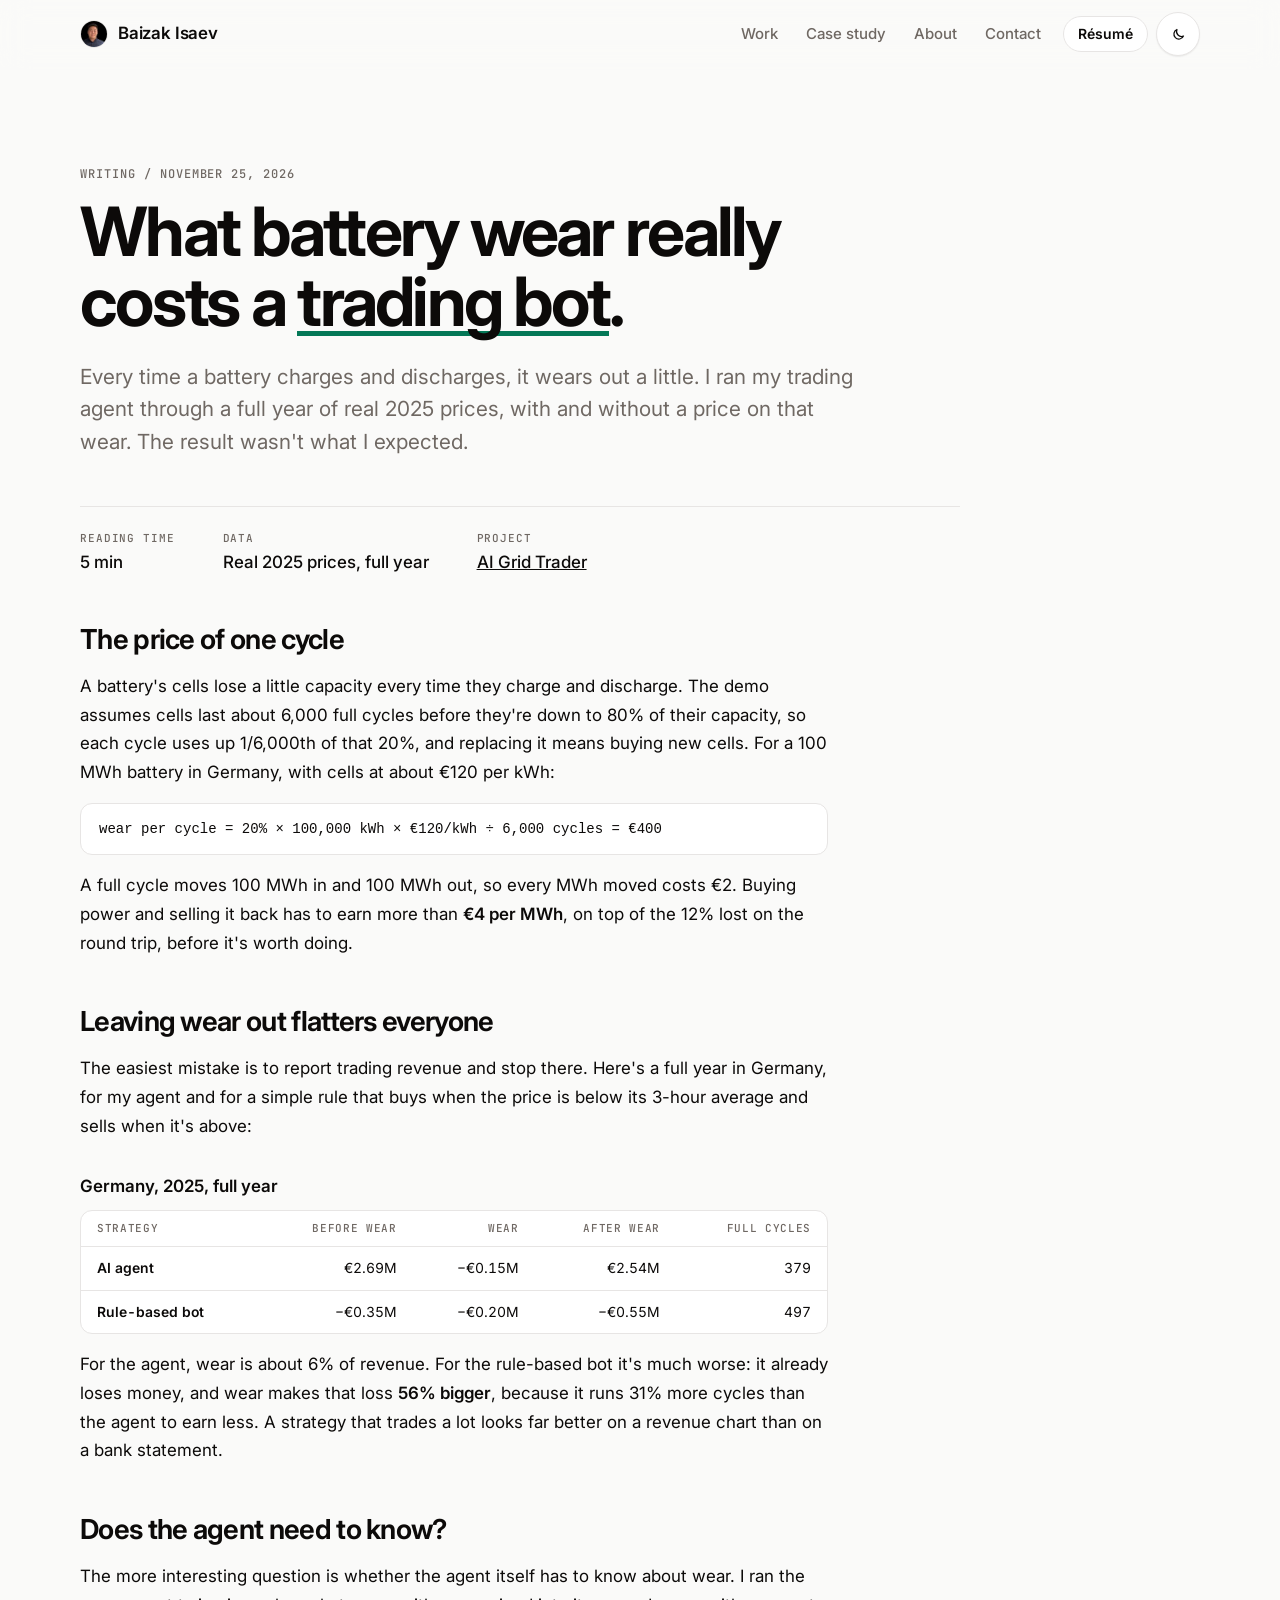
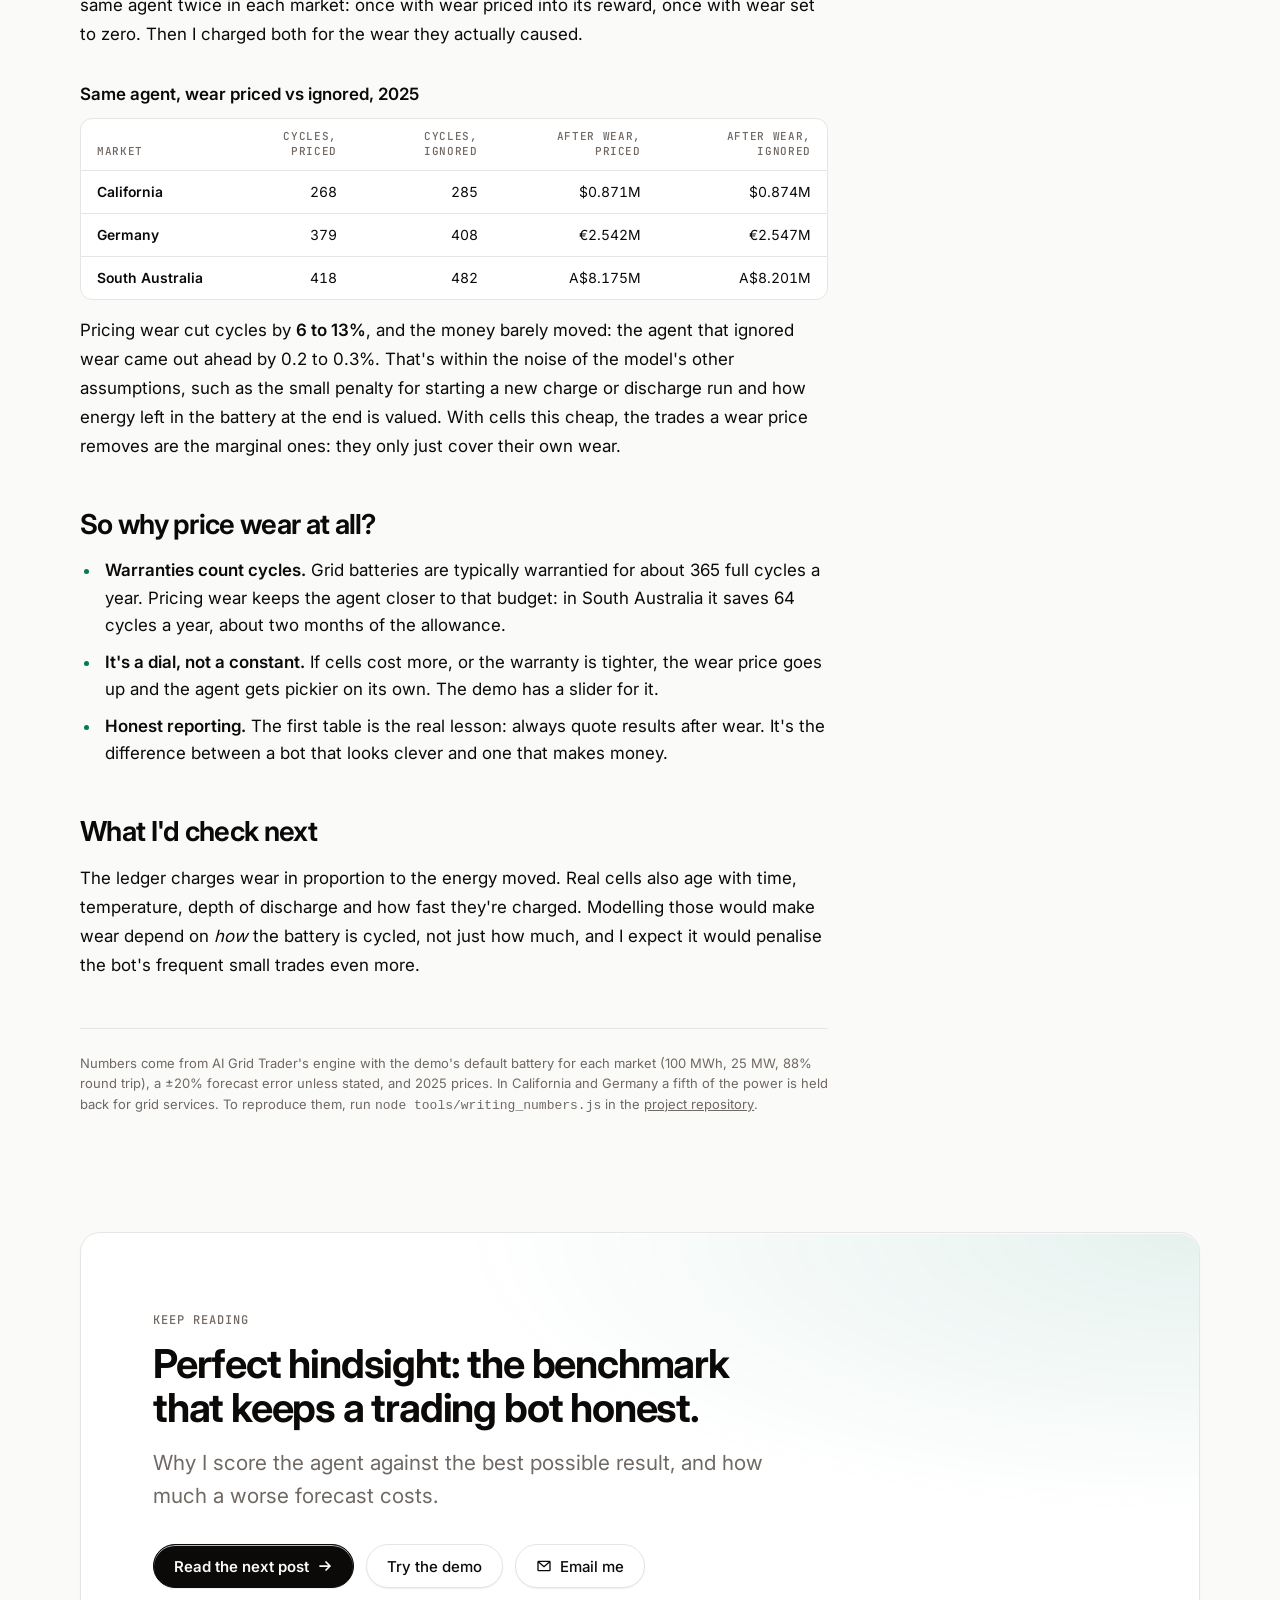
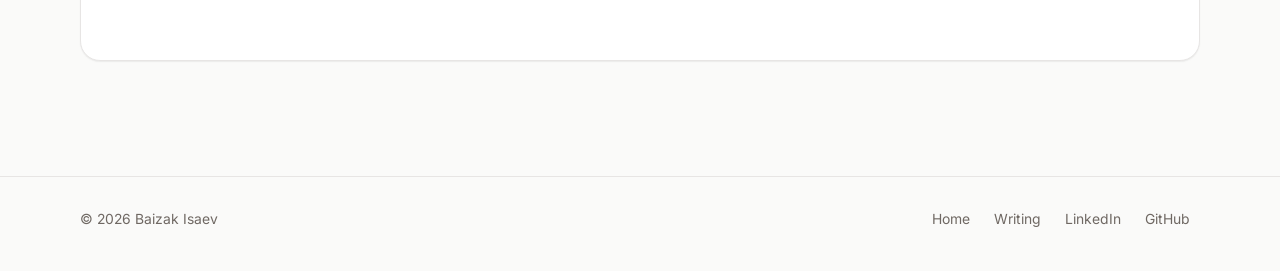
<file: battery-wear-cost.html>
<!doctype html>
<html lang="en">
<head>
  <meta charset="utf-8">
  <meta name="viewport" content="width=device-width, initial-scale=1">
  <title>What battery wear really costs a trading bot · Baizak Isaev</title>
  <meta name="description" content="A full year of real 2025 electricity prices, traded with and without a price on battery wear: how much wear costs, why leaving it out flatters a trading bot, and what pricing it changes.">
  <meta name="author" content="Baizak Isaev">
  <meta property="og:type" content="article">
  <meta property="og:site_name" content="Baizak Isaev">
  <meta property="og:url" content="https://baizakisaev.com/battery-wear-cost">
  <meta property="og:title" content="What battery wear really costs a trading bot">
  <meta property="og:description" content="A full year on real 2025 prices, with and without a price on battery wear. What it changes, and what it doesn't.">
  <meta property="og:image" content="https://baizakisaev.com/assets/og-card.png">
  <meta property="og:image:width" content="1200">
  <meta property="og:image:height" content="630">
  <meta property="og:image:alt" content="Baizak Isaev, Computer Science, North American University, class of 2027: I build software that helps batteries put more solar and wind on the grid.">
  <meta property="article:published_time" content="2026-11-25">
  <meta name="twitter:card" content="summary_large_image">
  <link rel="canonical" href="https://baizakisaev.com/battery-wear-cost">
  <link rel="manifest" href="manifest.webmanifest">
  <meta name="theme-color" content="#fafaf9" media="(prefers-color-scheme: light)">
  <meta name="theme-color" content="#0c0c0d" media="(prefers-color-scheme: dark)">
  <link rel="apple-touch-icon" href="assets/icons/icon-192.png">
  <link rel="icon" href="data:image/svg+xml,%3Csvg xmlns='http://www.w3.org/2000/svg' viewBox='0 0 32 32'%3E%3Crect width='32' height='32' rx='8' fill='%230c0a09'/%3E%3Cpath d='M18 5 9 18h6l-2 9 9-13h-6z' fill='%23fff'/%3E%3C/svg%3E">
  <script type="application/ld+json">
  {
    "@context": "https://schema.org",
    "@type": "BlogPosting",
    "headline": "What battery wear really costs a trading bot",
    "url": "https://baizakisaev.com/battery-wear-cost",
    "datePublished": "2026-11-25",
    "image": "https://baizakisaev.com/assets/og-card.png",
    "author": { "@type": "Person", "name": "Baizak Isaev", "url": "https://baizakisaev.com/" },
    "about": ["Battery energy storage", "Battery degradation", "Electricity markets"]
  }
  </script>
  <!-- Saved light/dark choice before first paint. No brand handoff here: the header always shows the name. -->
  <script>try{var t=localStorage.getItem("agt-theme");if(t==="light"||t==="dark")document.documentElement.setAttribute("data-theme",t);}catch(e){}</script>
  <link rel="preload" href="assets/fonts/inter-latin-var.woff2" as="font" type="font/woff2" crossorigin>
  <link rel="preload" href="assets/fonts/jetbrains-mono-latin-500.woff2" as="font" type="font/woff2" crossorigin>
  <!-- Page transitions (the cross-fade between pages, styled in home.css): opted into here, inline, so
       Chromium sees the opt-in from the very first frame. Read only from home.css, a slow stylesheet made
       Chromium cancel the fade the previous page had started and report an InvalidStateError. -->
  <style>@view-transition{navigation:auto}@media (prefers-reduced-motion:reduce){@view-transition{navigation:none}}</style>
  <link rel="stylesheet" href="assets/style.css?v=__BUILD__">
  <link rel="stylesheet" href="assets/home.css?v=__BUILD__">
</head>
<body class="about-page case-study post-page">
  <a class="skip-link" href="#main">Skip to content</a>

  <header class="site-header">
    <div class="container bar">
      <a class="brand-link" href="./" aria-label="Baizak Isaev, home">
        <span class="avatar avatar-xs" aria-hidden="true">
          <span data-initials="BI"></span>
          <img src="assets/img/profile-64.jpg?v=__BUILD__" srcset="assets/img/profile-64.jpg?v=__BUILD__ 64w, assets/img/profile.jpg?v=__BUILD__ 200w" sizes="28px" width="28" height="28" alt="" onerror="this.remove()">
        </span>
        <span class="brand-name">Baizak Isaev</span>
      </a>
      <nav aria-label="Site">
        <a class="nav-link" href="./#work">Work</a>
        <a class="nav-link nav-case" href="ai-grid-trader-case-study">Case study</a>
        <a class="nav-link" href="./#about">About</a>
        <a class="nav-link" href="./#contact">Contact</a>
        <a class="nav-cta" href="assets/Baizak-Isaev-Resume.pdf?v=__BUILD__" target="_blank" rel="noopener" type="application/pdf">Résumé<span class="sr-only"> (PDF, opens in a new tab)</span></a>
        <button class="btn btn-icon" id="btn-theme" type="button" aria-label="Switch light / dark" title="Switch light / dark"></button>
      </nav>
    </div>
  </header>

  <main id="main" class="container">
    <article aria-labelledby="post-title">
      <header class="cs-hero">
        <p class="eyebrow-v2" data-enter style="--i:0"><a href="./#writing">Writing</a><span aria-hidden="true">/</span><time datetime="2026-11-25">November 25, 2026</time></p>
        <h1 id="post-title" data-enter style="--i:1">What battery wear really costs a <span class="hl">trading bot</span>.</h1>
        <p class="hero-lede" data-enter style="--i:2">Every time a battery charges and discharges, it wears out a little. I ran my trading agent through a full year of real 2025 prices, with and without a price on that wear. The result wasn't what I expected.</p>
        <dl class="cs-meta" data-enter style="--i:3">
          <div><dt>Reading time</dt><dd>5 min</dd></div>
          <div><dt>Data</dt><dd>Real 2025 prices, full year</dd></div>
          <div><dt>Project</dt><dd><a href="ai-grid-trader-case-study">AI Grid Trader</a></dd></div>
        </dl>
      </header>

      <div class="cs-body post-body">
        <h2>The price of one cycle</h2>
        <p>A battery's cells lose a little capacity every time they charge and discharge. The demo assumes cells
          last about 6,000 full cycles before they're down to 80% of their capacity, so each cycle uses up
          1/6,000th of that 20%, and replacing it means buying new cells. For a 100 MWh battery in Germany, with
          cells at about €120 per kWh:</p>
        <pre class="cs-code"><code>wear per cycle = 20% × 100,000 kWh × €120/kWh ÷ 6,000 cycles = €400</code></pre>
        <p>A full cycle moves 100 MWh in and 100 MWh out, so every MWh moved costs €2. Buying power and selling it
          back has to earn more than <strong>€4 per MWh</strong>, on top of the 12% lost on the round trip, before
          it's worth doing.</p>

        <h2>Leaving wear out flatters everyone</h2>
        <p>The easiest mistake is to report trading revenue and stop there. Here's a full year in Germany, for my
          agent and for a simple rule that buys when the price is below its 3-hour average and sells when it's above:</p>
        <p class="cs-table-title" id="t-gross">Germany, 2025, full year</p>
        <div class="cs-table-wrap" role="region" aria-labelledby="t-gross" tabindex="0">
          <table class="cs-table" aria-labelledby="t-gross">
            <thead><tr><th scope="col">Strategy</th><th scope="col">Before wear</th><th scope="col">Wear</th><th scope="col">After wear</th><th scope="col">Full cycles</th></tr></thead>
            <tbody>
              <tr><th scope="row">AI agent</th><td>€2.69M</td><td>−€0.15M</td><td>€2.54M</td><td>379</td></tr>
              <tr><th scope="row">Rule-based bot</th><td>−€0.35M</td><td>−€0.20M</td><td>−€0.55M</td><td>497</td></tr>
            </tbody>
          </table>
        </div>
        <p>For the agent, wear is about 6% of revenue. For the rule-based bot it's much worse: it already loses
          money, and wear makes that loss <strong>56% bigger</strong>, because it runs 31% more cycles than the agent
          to earn less. A strategy that trades a lot looks far better on a revenue chart than on a bank statement.</p>

        <h2>Does the agent need to know?</h2>
        <p>The more interesting question is whether the agent itself has to know about wear. I ran the same agent
          twice in each market: once with wear priced into its reward, once with wear set to zero. Then I charged
          both for the wear they actually caused.</p>
        <p class="cs-table-title" id="t-blind">Same agent, wear priced vs ignored, 2025</p>
        <div class="cs-table-wrap" role="region" aria-labelledby="t-blind" tabindex="0">
          <table class="cs-table" aria-labelledby="t-blind">
            <thead><tr><th scope="col">Market</th><th scope="col">Cycles, priced</th><th scope="col">Cycles, ignored</th><th scope="col">After wear, priced</th><th scope="col">After wear, ignored</th></tr></thead>
            <tbody>
              <tr><th scope="row">California</th><td>268</td><td>285</td><td>$0.871M</td><td>$0.874M</td></tr>
              <tr><th scope="row">Germany</th><td>379</td><td>408</td><td>€2.542M</td><td>€2.547M</td></tr>
              <tr><th scope="row">South Australia</th><td>418</td><td>482</td><td>A$8.175M</td><td>A$8.201M</td></tr>
            </tbody>
          </table>
        </div>
        <p>Pricing wear cut cycles by <strong>6 to 13%</strong>, and the money barely moved: the agent that ignored
          wear came out ahead by 0.2 to 0.3%. That's within the noise of the model's other assumptions, such as the
          small penalty for starting a new charge or discharge run and how energy left in the battery at the end
          is valued. With cells this cheap, the trades a wear price removes are the marginal ones: they only just
          cover their own wear.</p>

        <h2>So why price wear at all?</h2>
        <ul class="cs-list">
          <li><strong>Warranties count cycles.</strong> Grid batteries are typically warrantied for about 365 full
            cycles a year. Pricing wear keeps the agent closer to that budget: in South Australia it saves 64 cycles
            a year, about two months of the allowance.</li>
          <li><strong>It's a dial, not a constant.</strong> If cells cost more, or the warranty is tighter, the wear
            price goes up and the agent gets pickier on its own. The demo has a slider for it.</li>
          <li><strong>Honest reporting.</strong> The first table is the real lesson: always quote results after wear.
            It's the difference between a bot that looks clever and one that makes money.</li>
        </ul>

        <h2>What I'd check next</h2>
        <p>The ledger charges wear in proportion to the energy moved. Real cells also age with time, temperature,
          depth of discharge and how fast they're charged. Modelling those would make wear depend on <em>how</em>
          the battery is cycled, not just how much, and I expect it would penalise the bot's frequent small trades
          even more.</p>
        <div class="post-end">
          <p class="cs-fine">Numbers come from AI Grid Trader's engine with the demo's default battery for each market
            (100 MWh, 25 MW, 88% round trip), a ±20% forecast error unless stated, and 2025 prices. In California and
            Germany a fifth of the power is held back for grid services. To reproduce them, run
            <code>node tools/writing_numbers.js</code> in the <a href="https://github.com/nolimitbaiza/ai-grid-trader" target="_blank" rel="noopener">project repository<span class="sr-only"> (opens in a new tab)</span></a>.</p>
        </div>
      </div>

      <section class="section" id="contact" aria-labelledby="contact-title">
        <div class="contact-v2" data-reveal>
          <p class="eyebrow-v2">Keep reading</p>
          <h2 id="contact-title">Perfect hindsight: the benchmark that keeps a trading bot honest.</h2>
          <p class="contact-lede">Why I score the agent against the best possible result, and how much a worse forecast costs.</p>
          <div class="contact-actions">
            <a class="btn-v2 btn-v2--primary" href="perfect-hindsight-benchmark">
              Read the next post
              <svg class="arrow" viewBox="0 0 16 16" width="16" height="16" aria-hidden="true"><path d="M3 8h10M9 4l4 4-4 4" fill="none" stroke="currentColor" stroke-width="1.75" stroke-linecap="round" stroke-linejoin="round"/></svg>
            </a>
            <a class="btn-v2" href="ai-grid-trader">Try the demo</a>
            <a class="btn-v2" id="email-link" href="./#contact">
              <svg viewBox="0 0 24 24" width="16" height="16" aria-hidden="true"><path d="M4 5h16a1 1 0 0 1 1 1v12a1 1 0 0 1-1 1H4a1 1 0 0 1-1-1V6a1 1 0 0 1 1-1zm0 1 8 7 8-7" fill="none" stroke="currentColor" stroke-width="2" stroke-linejoin="round"/></svg>
              Email me
            </a>
          </div>
        </div>
      </section>
    </article>
  </main>

  <footer class="site-footer">
    <div class="container">
      <span>© 2026 Baizak Isaev</span>
      <ul>
        <li><a href="./">Home</a></li>
        <li><a href="./#writing">Writing</a></li>
        <li><a href="https://www.linkedin.com/in/baizakisaev/" target="_blank" rel="noopener">LinkedIn</a></li>
        <li><a href="https://github.com/nolimitbaiza" target="_blank" rel="noopener">GitHub</a></li>
      </ul>
    </div>
  </footer>

  <script src="assets/site.js?v=__BUILD__"></script>
  <script src="assets/home.js?v=__BUILD__"></script>
  <!-- Fetch a page as soon as its link is hovered or pressed, so moving around the site feels instant. -->
  <script type="speculationrules">{"prefetch": [{"where": {"and": [{"href_matches": "/*"}, {"not": {"href_matches": "/assets/*"}}]}, "eagerness": "moderate"}]}</script>
</body>
</html>
</file>
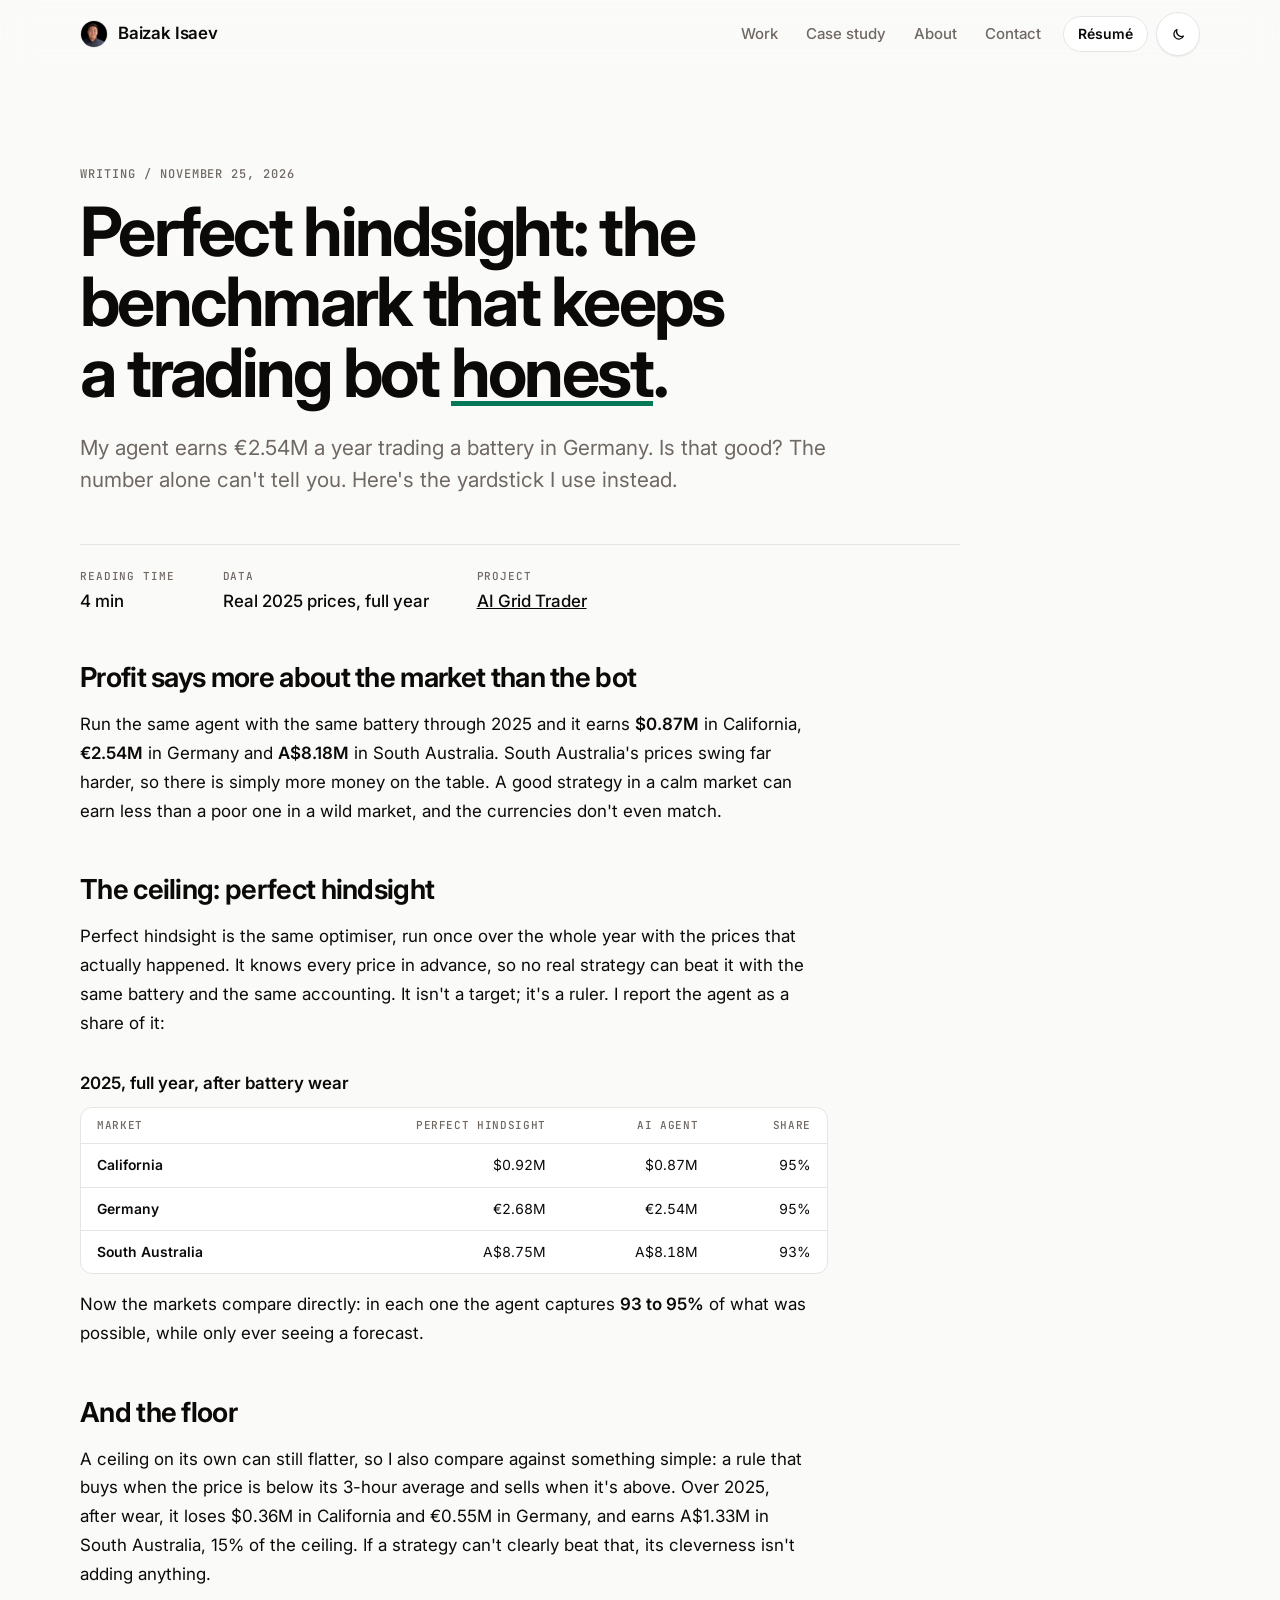
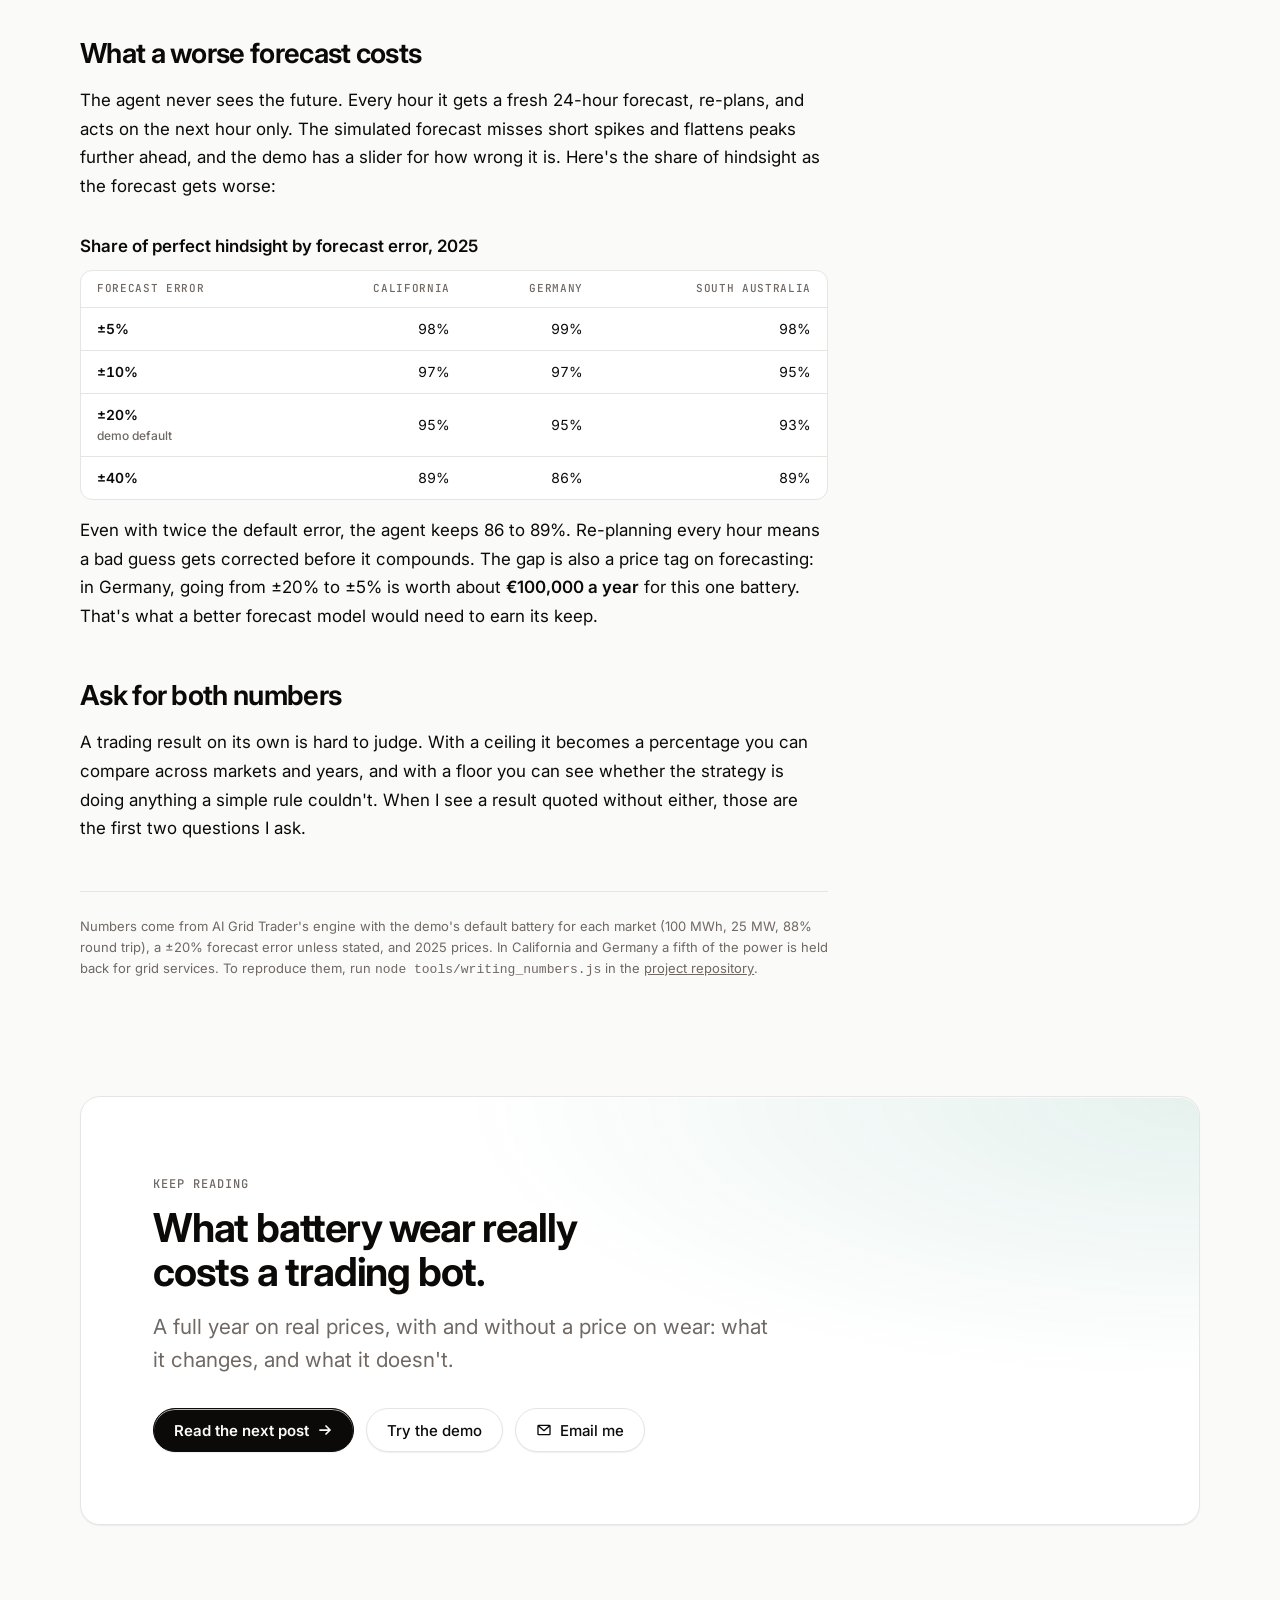
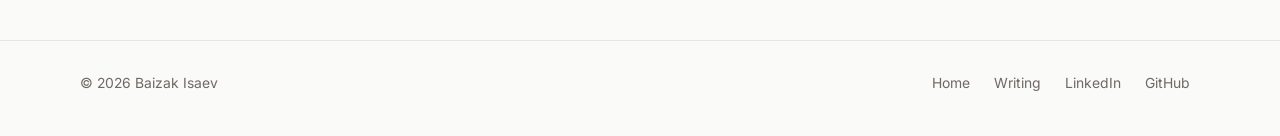
<file: perfect-hindsight-benchmark.html>
<!doctype html>
<html lang="en">
<head>
  <meta charset="utf-8">
  <meta name="viewport" content="width=device-width, initial-scale=1">
  <title>Perfect hindsight: the benchmark that keeps a trading bot honest · Baizak Isaev</title>
  <meta name="description" content="Why AI Grid Trader is scored as a share of perfect hindsight, how it compares with a simple rule-based bot, and how much a worse price forecast costs over a full year of real 2025 prices.">
  <meta name="author" content="Baizak Isaev">
  <meta property="og:type" content="article">
  <meta property="og:site_name" content="Baizak Isaev">
  <meta property="og:url" content="https://baizakisaev.com/perfect-hindsight-benchmark">
  <meta property="og:title" content="Perfect hindsight: the benchmark that keeps a trading bot honest">
  <meta property="og:description" content="Why I score my battery-trading agent against the best possible result, and how much a worse forecast costs.">
  <meta property="og:image" content="https://baizakisaev.com/assets/og-card.png">
  <meta property="og:image:width" content="1200">
  <meta property="og:image:height" content="630">
  <meta property="og:image:alt" content="Baizak Isaev, Computer Science, North American University, class of 2027: I build software that helps batteries put more solar and wind on the grid.">
  <meta property="article:published_time" content="2026-11-25">
  <meta name="twitter:card" content="summary_large_image">
  <link rel="canonical" href="https://baizakisaev.com/perfect-hindsight-benchmark">
  <link rel="manifest" href="manifest.webmanifest">
  <meta name="theme-color" content="#fafaf9" media="(prefers-color-scheme: light)">
  <meta name="theme-color" content="#0c0c0d" media="(prefers-color-scheme: dark)">
  <link rel="apple-touch-icon" href="assets/icons/icon-192.png">
  <link rel="icon" href="data:image/svg+xml,%3Csvg xmlns='http://www.w3.org/2000/svg' viewBox='0 0 32 32'%3E%3Crect width='32' height='32' rx='8' fill='%230c0a09'/%3E%3Cpath d='M18 5 9 18h6l-2 9 9-13h-6z' fill='%23fff'/%3E%3C/svg%3E">
  <script type="application/ld+json">
  {
    "@context": "https://schema.org",
    "@type": "BlogPosting",
    "headline": "Perfect hindsight: the benchmark that keeps a trading bot honest",
    "url": "https://baizakisaev.com/perfect-hindsight-benchmark",
    "datePublished": "2026-11-25",
    "image": "https://baizakisaev.com/assets/og-card.png",
    "author": { "@type": "Person", "name": "Baizak Isaev", "url": "https://baizakisaev.com/" },
    "about": ["Battery energy storage", "Electricity markets", "Forecasting", "Benchmarking"]
  }
  </script>
  <!-- Saved light/dark choice before first paint. No brand handoff here: the header always shows the name. -->
  <script>try{var t=localStorage.getItem("agt-theme");if(t==="light"||t==="dark")document.documentElement.setAttribute("data-theme",t);}catch(e){}</script>
  <link rel="preload" href="assets/fonts/inter-latin-var.woff2" as="font" type="font/woff2" crossorigin>
  <link rel="preload" href="assets/fonts/jetbrains-mono-latin-500.woff2" as="font" type="font/woff2" crossorigin>
  <!-- Page transitions (the cross-fade between pages, styled in home.css): opted into here, inline, so
       Chromium sees the opt-in from the very first frame. Read only from home.css, a slow stylesheet made
       Chromium cancel the fade the previous page had started and report an InvalidStateError. -->
  <style>@view-transition{navigation:auto}@media (prefers-reduced-motion:reduce){@view-transition{navigation:none}}</style>
  <link rel="stylesheet" href="assets/style.css?v=__BUILD__">
  <link rel="stylesheet" href="assets/home.css?v=__BUILD__">
</head>
<body class="about-page case-study post-page">
  <a class="skip-link" href="#main">Skip to content</a>

  <header class="site-header">
    <div class="container bar">
      <a class="brand-link" href="./" aria-label="Baizak Isaev, home">
        <span class="avatar avatar-xs" aria-hidden="true">
          <span data-initials="BI"></span>
          <img src="assets/img/profile-64.jpg?v=__BUILD__" srcset="assets/img/profile-64.jpg?v=__BUILD__ 64w, assets/img/profile.jpg?v=__BUILD__ 200w" sizes="28px" width="28" height="28" alt="" onerror="this.remove()">
        </span>
        <span class="brand-name">Baizak Isaev</span>
      </a>
      <nav aria-label="Site">
        <a class="nav-link" href="./#work">Work</a>
        <a class="nav-link nav-case" href="ai-grid-trader-case-study">Case study</a>
        <a class="nav-link" href="./#about">About</a>
        <a class="nav-link" href="./#contact">Contact</a>
        <a class="nav-cta" href="assets/Baizak-Isaev-Resume.pdf?v=__BUILD__" target="_blank" rel="noopener" type="application/pdf">Résumé<span class="sr-only"> (PDF, opens in a new tab)</span></a>
        <button class="btn btn-icon" id="btn-theme" type="button" aria-label="Switch light / dark" title="Switch light / dark"></button>
      </nav>
    </div>
  </header>

  <main id="main" class="container">
    <article aria-labelledby="post-title">
      <header class="cs-hero">
        <p class="eyebrow-v2" data-enter style="--i:0"><a href="./#writing">Writing</a><span aria-hidden="true">/</span><time datetime="2026-11-25">November 25, 2026</time></p>
        <h1 id="post-title" data-enter style="--i:1">Perfect hindsight: the benchmark that keeps a trading bot <span class="hl">honest</span>.</h1>
        <p class="hero-lede" data-enter style="--i:2">My agent earns €2.54M a year trading a battery in Germany. Is that good? The number alone can't tell you. Here's the yardstick I use instead.</p>
        <dl class="cs-meta" data-enter style="--i:3">
          <div><dt>Reading time</dt><dd>4 min</dd></div>
          <div><dt>Data</dt><dd>Real 2025 prices, full year</dd></div>
          <div><dt>Project</dt><dd><a href="ai-grid-trader-case-study">AI Grid Trader</a></dd></div>
        </dl>
      </header>

      <div class="cs-body post-body">
        <h2>Profit says more about the market than the bot</h2>
        <p>Run the same agent with the same battery through 2025 and it earns <strong>$0.87M</strong> in California,
          <strong>€2.54M</strong> in Germany and <strong>A$8.18M</strong> in South Australia. South Australia's
          prices swing far harder, so there is simply more money on the table. A good strategy in a calm market can
          earn less than a poor one in a wild market, and the currencies don't even match.</p>

        <h2>The ceiling: perfect hindsight</h2>
        <p>Perfect hindsight is the same optimiser, run once over the whole year with the prices that actually
          happened. It knows every price in advance, so no real strategy can beat it with the same battery and the
          same accounting. It isn't a target; it's a ruler. I report the agent as a share of it:</p>
        <p class="cs-table-title" id="t-ceiling">2025, full year, after battery wear</p>
        <div class="cs-table-wrap" role="region" aria-labelledby="t-ceiling" tabindex="0">
          <table class="cs-table" aria-labelledby="t-ceiling">
            <thead><tr><th scope="col">Market</th><th scope="col">Perfect hindsight</th><th scope="col">AI agent</th><th scope="col">Share</th></tr></thead>
            <tbody>
              <tr><th scope="row">California</th><td>$0.92M</td><td>$0.87M</td><td>95%</td></tr>
              <tr><th scope="row">Germany</th><td>€2.68M</td><td>€2.54M</td><td>95%</td></tr>
              <tr><th scope="row">South Australia</th><td>A$8.75M</td><td>A$8.18M</td><td>93%</td></tr>
            </tbody>
          </table>
        </div>
        <p>Now the markets compare directly: in each one the agent captures <strong>93 to 95%</strong> of what was
          possible, while only ever seeing a forecast.</p>

        <h2>And the floor</h2>
        <p>A ceiling on its own can still flatter, so I also compare against something simple: a rule that buys when
          the price is below its 3-hour average and sells when it's above. Over 2025, after wear, it loses $0.36M in
          California and €0.55M in Germany, and earns A$1.33M in South Australia, 15% of the ceiling. If a strategy
          can't clearly beat that, its cleverness isn't adding anything.</p>

        <h2>What a worse forecast costs</h2>
        <p>The agent never sees the future. Every hour it gets a fresh 24-hour forecast, re-plans, and acts on the
          next hour only. The simulated forecast misses short spikes and flattens peaks further ahead, and the demo
          has a slider for how wrong it is. Here's the share of hindsight as the forecast gets worse:</p>
        <p class="cs-table-title" id="t-forecast">Share of perfect hindsight by forecast error, 2025</p>
        <div class="cs-table-wrap" role="region" aria-labelledby="t-forecast" tabindex="0">
          <table class="cs-table" aria-labelledby="t-forecast">
            <thead><tr><th scope="col">Forecast error</th><th scope="col">California</th><th scope="col">Germany</th><th scope="col">South Australia</th></tr></thead>
            <tbody>
              <tr><th scope="row">±5%</th><td>98%</td><td>99%</td><td>98%</td></tr>
              <tr><th scope="row">±10%</th><td>97%</td><td>97%</td><td>95%</td></tr>
              <tr><th scope="row">±20% <span class="cs-note">demo default</span></th><td>95%</td><td>95%</td><td>93%</td></tr>
              <tr><th scope="row">±40%</th><td>89%</td><td>86%</td><td>89%</td></tr>
            </tbody>
          </table>
        </div>
        <p>Even with twice the default error, the agent keeps 86 to 89%. Re-planning every hour means a bad guess gets
          corrected before it compounds. The gap is also a price tag on forecasting: in Germany, going from ±20% to
          ±5% is worth about <strong>€100,000 a year</strong> for this one battery. That's what a better forecast
          model would need to earn its keep.</p>

        <h2>Ask for both numbers</h2>
        <p>A trading result on its own is hard to judge. With a ceiling it becomes a percentage you can compare across
          markets and years, and with a floor you can see whether the strategy is doing anything a simple rule
          couldn't. When I see a result quoted without either, those are the first two questions I ask.</p>
        <div class="post-end">
          <p class="cs-fine">Numbers come from AI Grid Trader's engine with the demo's default battery for each market
            (100 MWh, 25 MW, 88% round trip), a ±20% forecast error unless stated, and 2025 prices. In California and
            Germany a fifth of the power is held back for grid services. To reproduce them, run
            <code>node tools/writing_numbers.js</code> in the <a href="https://github.com/nolimitbaiza/ai-grid-trader" target="_blank" rel="noopener">project repository<span class="sr-only"> (opens in a new tab)</span></a>.</p>
        </div>
      </div>

      <section class="section" id="contact" aria-labelledby="contact-title">
        <div class="contact-v2" data-reveal>
          <p class="eyebrow-v2">Keep reading</p>
          <h2 id="contact-title">What battery wear really costs a trading bot.</h2>
          <p class="contact-lede">A full year on real prices, with and without a price on wear: what it changes, and what it doesn't.</p>
          <div class="contact-actions">
            <a class="btn-v2 btn-v2--primary" href="battery-wear-cost">
              Read the next post
              <svg class="arrow" viewBox="0 0 16 16" width="16" height="16" aria-hidden="true"><path d="M3 8h10M9 4l4 4-4 4" fill="none" stroke="currentColor" stroke-width="1.75" stroke-linecap="round" stroke-linejoin="round"/></svg>
            </a>
            <a class="btn-v2" href="ai-grid-trader">Try the demo</a>
            <a class="btn-v2" id="email-link" href="./#contact">
              <svg viewBox="0 0 24 24" width="16" height="16" aria-hidden="true"><path d="M4 5h16a1 1 0 0 1 1 1v12a1 1 0 0 1-1 1H4a1 1 0 0 1-1-1V6a1 1 0 0 1 1-1zm0 1 8 7 8-7" fill="none" stroke="currentColor" stroke-width="2" stroke-linejoin="round"/></svg>
              Email me
            </a>
          </div>
        </div>
      </section>
    </article>
  </main>

  <footer class="site-footer">
    <div class="container">
      <span>© 2026 Baizak Isaev</span>
      <ul>
        <li><a href="./">Home</a></li>
        <li><a href="./#writing">Writing</a></li>
        <li><a href="https://www.linkedin.com/in/baizakisaev/" target="_blank" rel="noopener">LinkedIn</a></li>
        <li><a href="https://github.com/nolimitbaiza" target="_blank" rel="noopener">GitHub</a></li>
      </ul>
    </div>
  </footer>

  <script src="assets/site.js?v=__BUILD__"></script>
  <script src="assets/home.js?v=__BUILD__"></script>
  <!-- Fetch a page as soon as its link is hovered or pressed, so moving around the site feels instant. -->
  <script type="speculationrules">{"prefetch": [{"where": {"and": [{"href_matches": "/*"}, {"not": {"href_matches": "/assets/*"}}]}, "eagerness": "moderate"}]}</script>
</body>
</html>
</file>
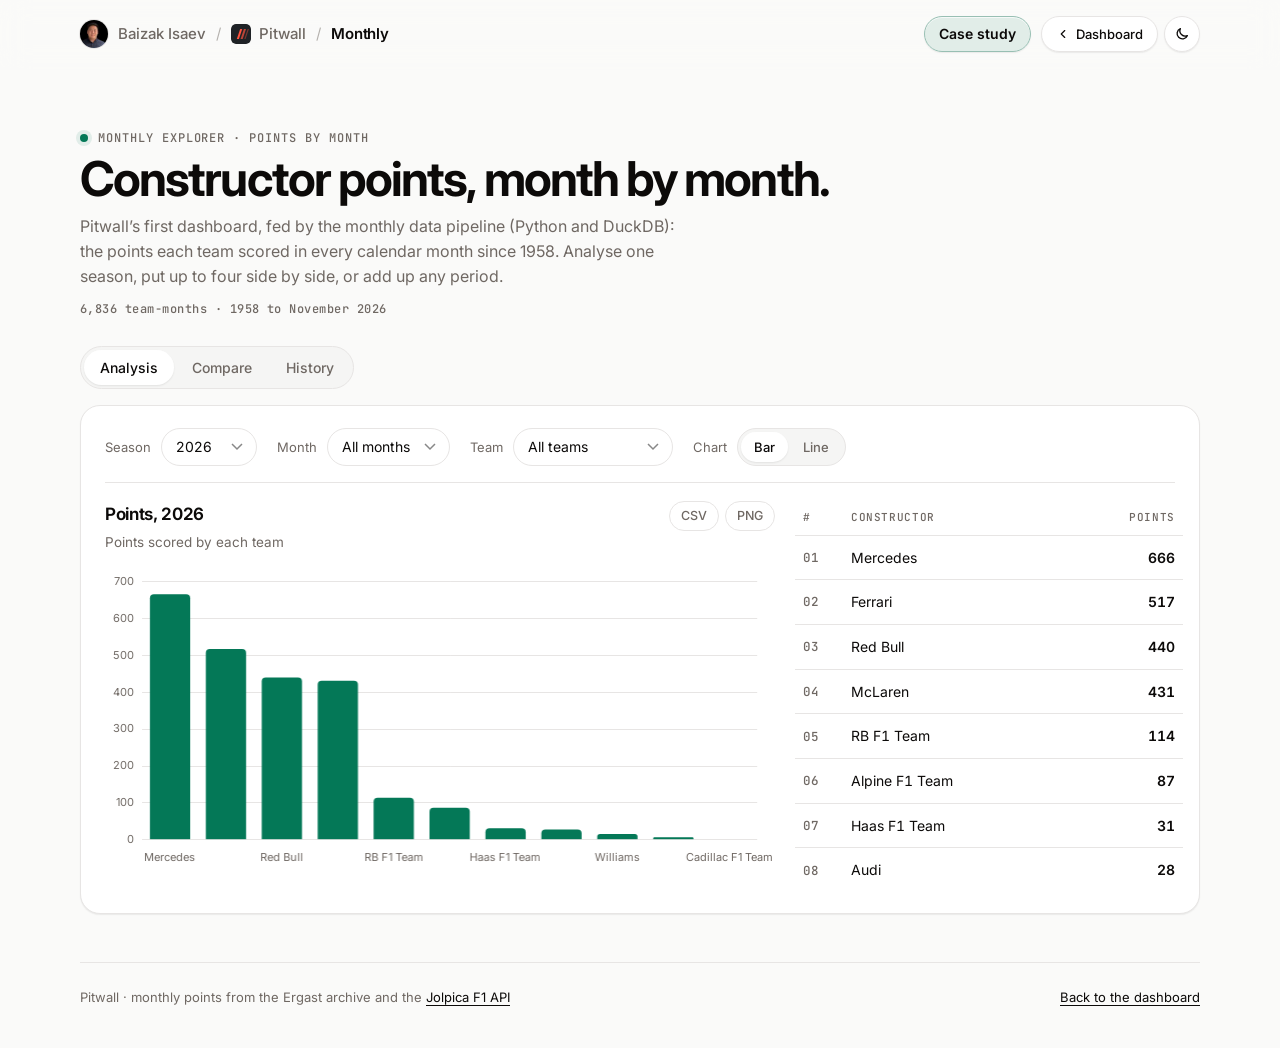
<file: projects/pitwall/pitwall/monthly.html>
<!doctype html>
<html lang="en">
  <head>
    <meta charset="utf-8" />
    <meta name="viewport" content="width=device-width,initial-scale=1" />
    <title>Monthly explorer · Pitwall</title>
    <meta
      name="description"
      content="Formula 1 constructor points month by month since 1958: analyse a season, compare up to four, or add up any period."
    />
    <link rel="icon" href="logo.svg" type="image/svg+xml" />
    <!-- Light or dark: the visitor's saved choice (shared with the rest of baizakisaev.com),
         applied before the first paint so the page never flashes the wrong theme. -->
    <script>
      try {
        var t = localStorage.getItem("agt-theme");
        if (t === "light" || t === "dark")
          document.documentElement.setAttribute("data-theme", t);
      } catch (e) {}
    </script>
    <!-- Page transitions: on baizakisaev.com every page cross-fades into the next (View Transitions).
         This page opts in too, inline so it applies from the very first frame; otherwise Chromium
         cancels the fade and reports an error. Reduced motion turns it off. -->
    <style>
      @view-transition {
        navigation: auto;
      }
      @media (prefers-reduced-motion: reduce) {
        @view-transition {
          navigation: none;
        }
      }
    </style>
    <link rel="stylesheet" href="app.css" />
    <script src="vendor/chart.umd.js" defer></script>
    <script type="module" src="monthly.js"></script>
  </head>
  <body>
    <a class="skip" href="#content">Skip to content</a>

    <!-- Same header as the rest of baizakisaev.com -->
    <header class="site-header">
      <div class="wrap bar">
        <div class="crumbs">
          <a
            class="brand-link"
            href="https://baizakisaev.com/"
            title="Baizak Isaev"
          >
            <span class="avatar" aria-hidden="true"
              ><img src="img/profile-64.jpg" width="28" height="28" alt=""
            /></span>
            <span class="brand-name">Baizak Isaev</span>
          </a>
          <span class="crumb-sep" aria-hidden="true">/</span>
          <a class="crumb-link" href="./"
            ><img
              class="brand-logo"
              src="logo.svg"
              width="20"
              height="20"
              alt=""
            />Pitwall</a
          >
          <span class="crumb-sep hide-sm" aria-hidden="true">/</span>
          <span class="crumb-here hide-sm">Monthly</span>
        </div>
        <div class="actions">
          <a
            class="btn nav-case"
            href="https://baizakisaev.com/pitwall-case-study"
            >Case study</a
          >
          <a class="btn" href="./">
            <svg viewBox="0 0 24 24" width="14" height="14" aria-hidden="true">
              <path
                d="M15 6l-6 6 6 6"
                fill="none"
                stroke="currentColor"
                stroke-width="2"
                stroke-linecap="round"
                stroke-linejoin="round"
              />
            </svg>
            <span class="lbl">Dashboard</span>
          </a>
          <button
            class="btn btn-icon"
            id="theme-toggle"
            type="button"
            aria-label="Switch theme"
            title="Switch light / dark"
          ></button>
        </div>
      </div>
    </header>

    <main id="content" tabindex="-1">
      <!-- Loading and error messages -->
      <div id="status" role="status" class="status wrap">
        Loading monthly points…
      </div>

      <div id="app" class="wrap" hidden>
        <section class="page-heading monthly-heading">
          <p class="eyebrow-v2">
            <span class="live-dot" aria-hidden="true"></span>Monthly explorer ·
            Points by month
          </p>
          <h1>Constructor points, month by month.</h1>
          <p>
            Pitwall’s first dashboard, fed by the monthly data pipeline (Python
            and DuckDB): the points each team scored in every calendar month
            since 1958. Analyse one season, put up to four side by side, or add
            up any period.
          </p>
          <p class="data-line" id="data-label"></p>
        </section>

        <!-- The three views, switched by the address (#analysis, #compare, #history) -->
        <nav class="views" aria-label="Views">
          <a href="#analysis" data-view="analysis">Analysis</a>
          <a href="#compare" data-view="compare">Compare</a>
          <a href="#history" data-view="history">History</a>
        </nav>

        <!-- Analysis: one season, by month or for the whole year -->
        <section id="view-analysis" aria-label="Analysis">
          <div id="analysis-panel"></div>
        </section>

        <!-- Compare: two to four analysis panels side by side -->
        <section id="view-compare" aria-label="Compare" hidden>
          <form class="toolbar" id="compare-form">
            <fieldset class="field">
              <legend>Panels</legend>
              <div class="seg">
                <label
                  ><input
                    type="radio"
                    name="panels"
                    value="2"
                    checked
                  />2</label
                ><label><input type="radio" name="panels" value="3" />3</label
                ><label><input type="radio" name="panels" value="4" />4</label>
              </div>
            </fieldset>
            <p class="toolbar-note">
              Each panel has its own season, month and team.
            </p>
          </form>
          <div class="compare-grid" id="compare-grid"></div>
        </section>

        <!-- History: total points over any period -->
        <section id="view-history" aria-label="History" hidden>
          <form class="toolbar" id="history-form">
            <fieldset class="field">
              <legend>From</legend>
              <select id="hist-start-year" aria-label="From year"></select>
              <select id="hist-start-month" aria-label="From month"></select>
            </fieldset>
            <fieldset class="field">
              <legend>To</legend>
              <select id="hist-end-year" aria-label="To year"></select>
              <select id="hist-end-month" aria-label="To month"></select>
            </fieldset>
            <label class="field"
              ><span>Team</span
              ><select id="hist-team"></select
            ></label>
            <button class="btn btn-primary" type="submit">Show history</button>
          </form>
          <p class="form-error" id="history-error" role="alert" hidden></p>
          <div class="month-body">
            <section class="panel">
              <div class="panel-head">
                <div>
                  <h2 id="history-title">History</h2>
                  <p class="panel-subtitle">
                    Total points over the period · top 15 teams
                  </p>
                </div>
                <div class="panel-tools">
                  <button class="small-button" type="button" id="history-csv">
                    CSV
                  </button>
                  <button class="small-button" type="button" id="history-png">
                    PNG
                  </button>
                </div>
              </div>
              <div class="chart-wrap">
                <canvas
                  id="history-chart"
                  role="img"
                  aria-label="Total points over the chosen period"
                ></canvas>
              </div>
            </section>
            <section
              class="panel month-table"
              tabindex="0"
              aria-label="History standings"
            >
              <div class="table-scroll">
                <table class="standings" id="history-table">
                  <thead>
                    <tr>
                      <th scope="col">#</th>
                      <th scope="col">Constructor</th>
                      <th scope="col">Points</th>
                    </tr>
                  </thead>
                  <tbody></tbody>
                </table>
              </div>
            </section>
          </div>
        </section>

        <footer class="site-footer">
          <span
            >Pitwall · monthly points from the Ergast archive and the
            <a href="https://github.com/jolpica/jolpica-f1"
              >Jolpica F1 API</a
            ></span
          ><a href="./">Back to the dashboard</a>
        </footer>
      </div>
    </main>
  </body>
</html>
</file>
<file: assets/style.css>
/* AI Grid Trader: minimal, theme-aware styles.
   Theme: follows the system unless the visitor picks light/dark (html[data-theme]).
   Every page loads this file first and home.css second: home.css holds the shared design
   system (fonts, type scale, spacing, accent, elevation, motion) and the portfolio pages;
   this file holds the base colours and the demo (ai-grid-trader.html). */
:root {
  --bg: #fafaf9;
  --surface: #ffffff;
  --ink: #0c0a09;
  --muted: #6f6863;
  --line: #e7e5e4;
  --soft: #f5f5f4;
  --price: #d97706;
  --forecast: #a8a29e;
  --soc: #3b82f6;
  --soc-fill: rgba(59, 130, 246, 0.12);
  --charge: #16a34a;
  --discharge: #dc2626;
  --bot: #a8a29e;
  --pos: #15803d;
  --neg: #b91c1c;
  --shadow: 0 1px 2px rgba(0, 0, 0, .04);
  --radius: 16px;
  color-scheme: light;
}
:root[data-theme="dark"] {
  --bg: #0c0c0d; --surface: #151517; --ink: #f5f5f4; --muted: #a1a1aa; --line: #27272a; --soft: #1c1c1f;
  --price: #fbbf24; --forecast: #71717a; --soc: #60a5fa; --soc-fill: rgba(96, 165, 250, 0.14);
  --charge: #22c55e; --discharge: #f87171; --bot: #71717a; --pos: #4ade80; --neg: #f87171;
  --shadow: none;
  color-scheme: dark;
}
@media (prefers-color-scheme: dark) {
  :root:not([data-theme="light"]) {
    --bg: #0c0c0d; --surface: #151517; --ink: #f5f5f4; --muted: #a1a1aa; --line: #27272a; --soft: #1c1c1f;
    --price: #fbbf24; --forecast: #71717a; --soc: #60a5fa; --soc-fill: rgba(96, 165, 250, 0.14);
    --charge: #22c55e; --discharge: #f87171; --bot: #71717a; --pos: #4ade80; --neg: #f87171;
    --shadow: none;
    color-scheme: dark;
  }
}

* { box-sizing: border-box; }
[hidden] { display: none !important; }
.sr-only { position: absolute; width: 1px; height: 1px; padding: 0; margin: -1px; overflow: hidden; clip: rect(0 0 0 0); white-space: nowrap; border: 0; }
html, body { margin: 0; }
body {
  background: var(--bg);
  color: var(--ink);
  font: 15px/1.55 Inter, ui-sans-serif, -apple-system, "Segoe UI", Roboto, "Helvetica Neue", sans-serif;
  -webkit-font-smoothing: antialiased;
  transition: background-color .2s, color .2s;
}
h1, h2, h3 { font-weight: 650; letter-spacing: -0.02em; }
a { color: inherit; }

/* Same column as the portfolio pages (home.css: --container, --gutter). */
.wrap { max-width: calc(1120px + 2 * var(--gutter, 24px)); margin: 0 auto; padding: 0 var(--gutter, 24px); }

/* ---------- Header (the shared .site-header from home.css, plus the demo's tools) ---------- */
.crumbs { display: flex; align-items: center; gap: 10px; min-width: 0; white-space: nowrap; }
.demo-header .brand-name { color: var(--muted); font-weight: 500; transition: color var(--dur-fast, .15s) linear; }
.demo-header .brand-link:hover .brand-name { color: var(--ink); }
.crumb-sep { color: var(--muted); opacity: .5; }
.crumb-here { font-weight: 600; letter-spacing: -0.01em; }
.actions { display: flex; align-items: center; gap: 6px; }
/* The case study is the header's one link out, so it gets the accent. */
.demo-header .nav-case {
  margin: 0 4px 0 0; border-color: color-mix(in srgb, var(--accent) 35%, var(--line));
  background: var(--accent-soft); color: var(--ink);
}
.demo-header .nav-case:hover { border-color: var(--accent); color: var(--ink); }
.site-header.demo-header .btn-icon { width: 36px; height: 36px; margin-left: 0; }

.btn {
  appearance: none; font: inherit; font-size: 13px; font-weight: 500;
  display: inline-flex; align-items: center; justify-content: center; gap: 6px;
  min-height: 36px; padding: 0 14px; border-radius: 999px; cursor: pointer; white-space: nowrap;
  color: var(--ink); background: var(--surface); border: 1px solid var(--line);
  box-shadow: var(--elev-1, none), var(--highlight, 0 0 #0000);
  transition: transform var(--dur-fast, .15s) var(--ease-out, ease-out), box-shadow var(--dur, .25s) var(--ease-out, ease-out),
    border-color var(--dur-fast, .15s) linear, background-color var(--dur-fast, .15s) linear, color var(--dur-fast, .15s) linear;
  -webkit-tap-highlight-color: transparent;
}
.btn-icon { width: 36px; padding: 0; }
.btn-ghost { background: transparent; border-color: transparent; color: var(--muted); box-shadow: none; }
.btn-ghost:hover { color: var(--ink); }
.btn-primary { background: var(--ink); color: var(--bg); border-color: var(--ink); }
@media (hover: hover) {
  .btn:hover { transform: translateY(-1px); border-color: color-mix(in srgb, var(--ink) 28%, var(--line)); box-shadow: var(--elev-2, none), var(--highlight, 0 0 #0000); }
  .btn-ghost:hover { box-shadow: none; border-color: var(--line); }
  .btn-primary:hover { border-color: var(--ink); }
}
.btn:active { transform: translateY(0) scale(0.97); transition-duration: 80ms; }
.btn:disabled { transform: none; }
:focus-visible { outline: 2px solid var(--accent, var(--soc)); outline-offset: 2px; }

/* ---------- Intro: the pitch on the left, the case study on the right ---------- */
.intro {
  display: grid; grid-template-columns: minmax(0, 1fr) minmax(0, 340px); gap: 28px 56px; align-items: end;
  padding: clamp(32px, 6vw, 72px) 0 clamp(24px, 3vw, 36px);
}
.intro .eyebrow-v2 { margin-bottom: 18px; }
.intro h1 {
  margin: 0; max-width: 17ch; text-wrap: balance;
  font-size: clamp(2.125rem, 1.45rem + 2.7vw, 3.5rem); font-weight: 680; line-height: 1.04; letter-spacing: -0.04em;
}
.intro h1 .hl { background: linear-gradient(var(--accent), var(--accent)) left 92% / 100% 0.08em no-repeat; }
.lede { color: var(--muted); max-width: 60ch; margin: 18px 0 0; font-size: 17px; line-height: 1.6; text-wrap: pretty; }
.case-card {
  position: relative; display: grid; gap: 8px; padding: 20px 22px 18px;
  border: 1px solid var(--line); border-radius: var(--r-lg, 16px); color: var(--ink); text-decoration: none;
  background: radial-gradient(120% 120% at 100% 0%, var(--accent-soft), transparent 60%), var(--surface-raised, var(--surface));
  box-shadow: var(--elev-2, none), var(--highlight, 0 0 #0000);
  transition: transform var(--dur, .25s) var(--ease-out, ease-out), border-color var(--dur, .25s) linear, box-shadow var(--dur, .25s) var(--ease-out, ease-out);
}
.case-card-kicker { font: 500 0.6875rem/1.4 var(--font-mono, monospace); letter-spacing: .08em; text-transform: uppercase; color: var(--muted); }
.case-card-title { font-size: 16px; font-weight: 600; line-height: 1.35; letter-spacing: -0.01em; text-wrap: balance; }
.case-card-cta { display: inline-flex; align-items: center; gap: 8px; margin-top: 6px; font-size: 14px; font-weight: 600; color: var(--accent); }
.case-card .arrow { transition: transform var(--dur, .25s) var(--ease-out, ease-out); }
@media (hover: hover) {
  .case-card:hover { transform: translateY(-2px); border-color: color-mix(in srgb, var(--accent) 45%, var(--line)); }
  .case-card:hover .arrow { transform: translateX(4px); }
}
.case-card:focus-visible { outline-offset: 4px; }

/* ---------- Market chips ---------- */
.markets { display: grid; grid-template-columns: 1fr auto; gap: 8px 16px; margin: 0 0 16px; align-items: start; }
.markets .chips:nth-child(2) { grid-column: 1; }
.chips-tools { grid-column: 2; grid-row: 1 / span 2; justify-content: flex-end; }
.chips { display: flex; align-items: center; gap: 10px; flex-wrap: wrap; }
.chips-label { font-size: 13px; color: var(--muted); min-width: 78px; }
.chip-row { display: flex; gap: 6px; flex-wrap: wrap; }
.chip {
  appearance: none; font: inherit; font-size: 13px; font-weight: 500; cursor: pointer;
  display: inline-flex; align-items: center; gap: 6px;
  padding: 6px 14px; border-radius: 999px;
  color: var(--ink); background: transparent; border: 1px solid var(--line);
  transition: background-color var(--dur-fast, .15s) linear, color var(--dur-fast, .15s) linear,
    border-color var(--dur-fast, .15s) linear, transform var(--dur-fast, .15s) var(--ease-out, ease-out);
  -webkit-tap-highlight-color: transparent;
}
.chip:hover { border-color: color-mix(in srgb, var(--ink) 35%, var(--line)); }
.chip:active { transform: scale(0.96); }
.chip[aria-pressed="true"] { background: var(--ink); color: var(--bg); border-color: var(--ink); }
.chip-upload { border-style: dashed; color: var(--muted); }
.chip-upload:hover { color: var(--ink); }
.chip-upload:focus-within { outline: 2px solid var(--accent, var(--soc)); outline-offset: 2px; }
.select {
  font: inherit; font-size: 13px; color: var(--ink); background: var(--surface);
  border: 1px solid var(--line); border-radius: 999px; padding: 6px 12px; cursor: pointer;
}

/* ---------- Cards ---------- */
.card {
  background: var(--surface); border: 1px solid var(--line); border-radius: var(--r-lg, var(--radius)); padding: 24px;
  box-shadow: var(--elev-1, var(--shadow)), var(--highlight, 0 0 #0000);
}
.card h2 { font-size: 17px; margin: 0 0 4px; letter-spacing: -0.02em; }
.note { margin: 0 0 16px; color: var(--muted); font-size: 13.5px; }
.kicker { margin: 0 0 2px; font-size: 12px; font-weight: 500; letter-spacing: .12em; text-transform: uppercase; color: var(--muted); }

/* ---------- KPIs ---------- */
.kpis { display: grid; grid-template-columns: repeat(5, minmax(0, 1fr)); gap: 20px 24px; margin-bottom: 8px; }
.kpi { min-width: 0; }
.kpi .label { font-size: 12.5px; color: var(--muted); font-weight: 500; }
.kpi .value {
  font-size: 28px; font-weight: 650; letter-spacing: -0.03em; line-height: 1.2; margin-top: 4px;
  font-variant-numeric: tabular-nums; white-space: nowrap; overflow: hidden; text-overflow: ellipsis;
}
.kpi .sub { font-size: 12.5px; color: var(--muted); font-variant-numeric: tabular-nums; }
.pos { color: var(--pos); }
.neg { color: var(--neg); }

/* ---------- Chart header: legend + mode switch ---------- */
.chart-head { display: flex; align-items: center; justify-content: space-between; gap: 12px 24px; flex-wrap: wrap; margin-top: 18px; }
.legend { display: flex; flex-wrap: wrap; gap: 6px 18px; margin: 12px 0 4px; font-size: 12.5px; color: var(--muted); }
.chart-head .legend { margin: 0; }
.legend span { display: inline-flex; align-items: center; gap: 7px; }
.sw { display: inline-block; width: 14px; height: 2.5px; border-radius: 2px; }
.sw-area { height: 10px; border-top: 2px solid var(--soc); background: var(--soc-fill); border-radius: 2px; }
.sw-dot { border-top: 2.5px dotted var(--bot); height: 0; }
.sw-dash { border-top: 2px dashed var(--forecast); height: 0; }
.sw-dash-blue { border-top: 2px dashed var(--soc); height: 0; }
.tri { font-style: normal; font-size: 10px; line-height: 1; }

.seg {
  position: relative; isolation: isolate;
  display: inline-flex; align-items: center; gap: 2px; padding: 3px; border-radius: 999px; background: var(--soft); border: 1px solid var(--line);
}
.seg::before {
  content: ""; position: absolute; z-index: -1; top: 3px; bottom: 3px; left: 0; opacity: 0;
  width: var(--seg-w, 0); transform: translateX(var(--seg-x, 0)); border-radius: 999px;
  background: var(--surface); box-shadow: 0 1px 2px rgba(0,0,0,.08), var(--highlight, 0 0 #0000);
}
.seg.has-ind::before { opacity: 1; }
.seg.ind-ready::before { transition: transform var(--dur, .25s) var(--ease-out, ease-out), width var(--dur, .25s) var(--ease-out, ease-out); }
.seg.has-ind button[aria-pressed="true"] { background: transparent; box-shadow: none; }
.seg-label { font-size: 12px; color: var(--muted); padding: 0 8px 0 10px; }
.seg button {
  appearance: none; font: inherit; font-size: 12.5px; font-weight: 500; cursor: pointer;
  border: 0; border-radius: 999px; padding: 5px 12px; color: var(--muted); background: transparent;
  transition: color var(--dur-fast, .15s) linear;
}
.seg button:hover { color: var(--ink); }
.seg button[aria-pressed="true"] { background: var(--surface); color: var(--ink); box-shadow: 0 1px 2px rgba(0,0,0,.08); }

.chart { height: 420px; margin: 4px -6px 0; }
.chart-sm { height: 280px; }
body.loading-data #chart-main, body.loading-data #kpis { opacity: .4; transition: opacity .2s; }
.insight {
  margin: 12px 0 0; padding-top: 16px; border-top: 1px solid var(--line);
  color: var(--muted); font-size: 14.5px;
}
.insight b { color: var(--ink); font-weight: 600; }
.source { margin: 8px 0 0; font-size: 12px; color: var(--muted); }

/* ---------- Controls ---------- */
.controls { margin-top: 16px; }
.grid { display: grid; grid-template-columns: repeat(4, 1fr); gap: 22px 28px; }
/* Name on the left, value on the right at a fixed width (app.js: fitOutputs), so dragging never
   re-wraps the label. Fields in a row are bottom-aligned, so their sliders line up too. */
.field { display: flex; flex-direction: column; justify-content: flex-end; min-width: 0; }
.field label {
  display: grid; grid-template-columns: minmax(0, 1fr) auto; align-items: end; gap: 2px 10px;
  font-size: 13px; font-weight: 500; margin-bottom: 8px;
}
.field output { color: var(--muted); font-variant-numeric: tabular-nums; white-space: nowrap; text-align: right; }
.field.stacked label { grid-template-columns: minmax(0, 1fr); }
.field.stacked output { text-align: left; min-width: 0 !important; }
.field.disabled { opacity: .45; }

details { margin-top: 20px; }
details > summary {
  cursor: pointer; list-style: none; font-size: 13px; font-weight: 500; color: var(--muted);
  display: inline-flex; align-items: center; gap: 6px;
}
details > summary::-webkit-details-marker { display: none; }
details > summary::before { content: "+"; display: inline-block; width: 12px; font-weight: 600; }
details[open] > summary::before { content: "−"; }
details > summary:hover { color: var(--ink); }
details[open] > .grid { margin-top: 18px; }

input[type="range"] {
  -webkit-appearance: none; appearance: none; width: 100%; height: 18px; margin: 0;
  background: transparent; cursor: pointer;
}
input[type="range"]:disabled { cursor: not-allowed; }
input[type="range"]::-webkit-slider-runnable-track {
  height: 4px; border-radius: 4px;
  background: linear-gradient(to right, var(--accent, var(--ink)) var(--pct, 50%), var(--line) var(--pct, 50%));
}
input[type="range"]::-webkit-slider-thumb {
  -webkit-appearance: none; width: 16px; height: 16px; margin-top: -6px; border-radius: 50%;
  background: var(--surface); border: 2px solid var(--accent, var(--ink));
  box-shadow: 0 1px 3px rgba(0,0,0,.15); transition: transform var(--dur-fast, .15s) var(--ease-out, ease-out);
}
input[type="range"]:hover::-webkit-slider-thumb { transform: scale(1.1); }
input[type="range"]:active::-webkit-slider-thumb { transform: scale(1.2); }
input[type="range"]:disabled::-webkit-slider-thumb { transform: none; }
input[type="range"]::-moz-range-track { height: 4px; border-radius: 4px; background: var(--line); }
input[type="range"]::-moz-range-progress { height: 4px; border-radius: 4px; background: var(--accent, var(--ink)); }
input[type="range"]::-moz-range-thumb {
  width: 12px; height: 12px; border-radius: 50%; background: var(--surface); border: 2px solid var(--accent, var(--ink));
}
input[type="range"]:focus-visible { outline: none; }
input[type="range"]:focus-visible::-moz-range-thumb { box-shadow: 0 0 0 4px color-mix(in srgb, var(--accent, var(--soc)) 35%, transparent); }
input[type="range"]:focus-visible::-webkit-slider-thumb { box-shadow: 0 0 0 4px color-mix(in srgb, var(--accent, var(--soc)) 35%, transparent); }

/* ---------- Comparison ---------- */
.split { display: grid; grid-template-columns: 1.1fr 1.3fr; gap: 16px; margin-top: 16px; }
.compare { width: 100%; border-collapse: collapse; font-size: 14px; font-variant-numeric: tabular-nums; }
.compare th, .compare td { padding: 10px 0 10px 12px; border-bottom: 1px solid var(--line); text-align: right; white-space: nowrap; }
.compare th:first-child, .compare td:first-child { padding-left: 0; text-align: left; color: var(--muted); font-weight: 400; white-space: normal; }
.compare thead th { font-size: 12px; font-weight: 500; color: var(--muted); padding-top: 0; }
.compare tbody tr:last-child td { border-bottom: 0; }
.compare td.ai { font-weight: 600; }
.compare tr.total td { font-weight: 650; color: var(--ink); }
.dot { display: inline-block; width: 8px; height: 8px; border-radius: 50%; margin-right: 6px; vertical-align: 1px; }

/* ---------- Full year ---------- */
.annual { margin-top: 16px; }
.annual-head { display: flex; justify-content: space-between; align-items: flex-start; gap: 12px 24px; flex-wrap: wrap; }
.annual-head .note { max-width: 70ch; margin-bottom: 18px; }
.annual-status { display: inline-flex; align-items: center; gap: 8px; font-size: 13px; color: var(--muted); font-variant-numeric: tabular-nums; }
.spinner {
  width: 12px; height: 12px; border-radius: 50%; border: 2px solid var(--line); border-top-color: var(--ink);
  animation: spin .8s linear infinite;
}
@keyframes spin { to { transform: rotate(360deg); } }
.kpis-4 { grid-template-columns: repeat(4, minmax(0, 1fr)); margin-bottom: 4px; }
.annual-body { display: grid; grid-template-columns: 1.4fr 1fr; gap: 16px 32px; align-items: start; }
.annual-body .compare { margin-top: 12px; }
.annual.pending .kpis-4, .annual.pending .annual-body { opacity: .35; filter: grayscale(1); transition: opacity .2s; }
.sw-bar { width: 10px; height: 10px; border-radius: 2px; background: var(--ink); }

/* ---------- Why this trade? ---------- */
.click-hint { margin: 2px 0 0; font-size: 12.5px; color: var(--muted); }
.explain {
  position: relative; margin-top: 12px; padding: 16px 18px; border-radius: 12px;
  background: var(--soft); border: 1px solid var(--line);
}
.explain-close {
  position: absolute; top: 8px; right: 10px; appearance: none; border: 0; background: none; cursor: pointer;
  font-size: 20px; line-height: 1; color: var(--muted); padding: 4px 6px;
}
.explain-close:hover { color: var(--ink); }
.explain-lead { font-size: 16px; margin: 4px 0 12px; }
.explain-lead .muted, .muted { color: var(--muted); font-weight: 400; font-size: 13.5px; margin-left: 6px; }
.explain-cells { display: grid; grid-template-columns: repeat(4, minmax(0, 1fr)); gap: 12px 20px; margin-bottom: 10px; }
.explain-cells .label { font-size: 12px; color: var(--muted); }
.explain-cells .value { font-size: 20px; font-weight: 650; font-variant-numeric: tabular-nums; }
.explain-cells .sub { font-size: 11.5px; color: var(--muted); }
.explain-notes { margin: 6px 0 0; padding-left: 18px; color: var(--muted); font-size: 14px; }
.explain-notes li { margin-bottom: 4px; }
.explain-notes b { color: var(--ink); }
.explain-lead:focus { outline: none; }
.explain-nav { display: flex; align-items: center; justify-content: space-between; gap: 8px; margin-top: 12px; }
.explain-nav .muted { margin: 0; font-size: 12.5px; }
.explain-nav button:disabled { opacity: .4; cursor: default; }

/* ---------- Revenue streams ---------- */
.stack, .lifetime { margin-top: 16px; }
.stack-bar { display: flex; height: 14px; border-radius: 7px; overflow: hidden; gap: 2px; margin: 4px 0 18px; background: var(--soft); }
.seg-part { min-width: 4px; }
.stack-body { display: grid; grid-template-columns: 1.2fr 1fr; gap: 16px 40px; align-items: start; }
.stack-table td:first-child { color: var(--ink); }
.row-note { font-size: 12px; color: var(--muted); margin-top: 2px; }
.grid-2 { grid-template-columns: repeat(2, minmax(0, 1fr)); }
.stack.pending .stack-bar, .stack.pending .stack-table, .lifetime.pending .kpis-4, .lifetime.pending .life-charts,
.lifetime.pending .insight { opacity: .35; filter: grayscale(1); }

/* ---------- Battery lifetime ---------- */
.life-charts { display: grid; grid-template-columns: 1fr 1fr; gap: 16px 32px; margin-top: 8px; }
.chart-title { font-size: 13px; font-weight: 600; margin: 4px 0 0; }
.sw-dash-red { border-top: 2px dotted var(--discharge); height: 0; }
#life-controls { margin-top: 20px; }
.link-btn {
  appearance: none; font: inherit; font-size: 13px; font-weight: 600; cursor: pointer; margin-left: 4px;
  color: var(--ink); background: var(--surface); border: 1px solid var(--line); border-radius: 999px; padding: 2px 10px;
}
.link-btn:hover { border-color: var(--muted); }

/* ---------- How it works ---------- */
.how { display: grid; grid-template-columns: repeat(3, 1fr); gap: 16px; padding: 56px 0 8px; }
.how > div {
  padding: 20px 22px 22px; border: 1px solid var(--line); border-radius: var(--r-md, 12px);
  background: var(--surface); box-shadow: var(--highlight, none);
}
.how h3 { font-size: 16px; margin: 12px 0 6px; letter-spacing: -0.015em; }
.how p { margin: 0; color: var(--muted); font-size: 14.5px; }
.num {
  display: inline-grid; place-items: center; width: 26px; height: 26px; border-radius: 50%;
  background: var(--accent-soft); color: var(--accent); font: 600 0.75rem/1 var(--font-mono, monospace);
}
.method { margin: 32px 0 56px; padding-top: 20px; border-top: 1px solid var(--line); }
.method > summary { font-size: 14px; color: var(--ink); }
.method p { color: var(--muted); max-width: 72ch; font-size: 14.5px; }
.method b { color: var(--ink); font-weight: 600; }
.formula {
  font-family: var(--font-mono, ui-monospace), ui-monospace, "SF Mono", Menlo, Consolas, monospace; font-size: 13.5px !important;
  color: var(--ink) !important; background: var(--soft); padding: 10px 14px; border-radius: 10px; display: inline-block;
}

/* ---------- Avatar (photo with initials fallback) ---------- */
.avatar {
  position: relative; display: inline-grid; place-items: center; flex: none; overflow: hidden;
  border-radius: 50%; background: var(--soft); border: 1px solid var(--line);
  color: var(--muted); font-weight: 600; letter-spacing: .02em; text-decoration: none;
}
.avatar img { position: absolute; inset: 0; width: 100%; height: 100%; object-fit: cover; }
/* Initials as generated content: shown if the photo fails, but not part of a link's text. */
.avatar [data-initials]::before { content: attr(data-initials); }

/* ---------- Footer & toast ---------- */
footer {
  display: flex; justify-content: space-between; gap: 16px; flex-wrap: wrap;
  padding-top: 20px; padding-bottom: 40px; border-top: 1px solid var(--line);
  color: var(--muted); font-size: 13px;
}
footer a { text-decoration-color: var(--line); text-underline-offset: 3px; transition: color var(--dur-fast, .15s) linear, text-decoration-color var(--dur-fast, .15s) linear; }
footer a:hover { color: var(--ink); text-decoration-color: var(--accent, currentColor); }
.toast {
  position: fixed; left: 50%; bottom: 28px; transform: translate(-50%, 16px); opacity: 0; pointer-events: none;
  background: var(--ink); color: var(--bg); padding: 10px 18px; border-radius: 999px; font-size: 13px;
  max-width: calc(100vw - 32px); text-align: center; z-index: 50;
  transition: opacity .2s, transform .2s;
}
.toast.show { opacity: 1; transform: translate(-50%, 0); }

/* ---------- Business-case dialog ---------- */
.dialog {
  width: min(440px, calc(100vw - 32px)); padding: 24px; border: 1px solid var(--line); border-radius: var(--radius);
  background: var(--surface); color: var(--ink); box-shadow: 0 24px 60px rgba(0,0,0,.25);
}
.dialog::backdrop { background: rgba(0, 0, 0, .35); backdrop-filter: blur(2px); }
.dialog[open] { animation: dialog-in var(--dur, .25s) var(--ease-out, ease-out); }
@keyframes dialog-in { from { opacity: 0; transform: translateY(12px) scale(0.98); } }
.dialog h2 { font-size: 18px; margin: 0 0 6px; }
.input { display: block; margin-bottom: 12px; }
.input span { display: block; font-size: 12.5px; font-weight: 500; color: var(--muted); margin-bottom: 5px; }
.input input {
  width: 100%; font: inherit; font-size: 14px; color: var(--ink); background: var(--bg);
  border: 1px solid var(--line); border-radius: 10px; padding: 9px 12px;
}
.input input:focus { outline: 2px solid var(--accent, var(--soc)); outline-offset: -1px; border-color: transparent; }
.dialog-actions { display: flex; justify-content: flex-end; gap: 8px; margin-top: 20px; }

/* ---------- Kiosk / auto-play mode ---------- */
.kiosk-banner { display: none; }
body.kiosk .kiosk-banner {
  display: flex; align-items: center; gap: 10px 20px; flex-wrap: wrap;
  margin: -4px 0 20px; padding-bottom: 16px; border-bottom: 1px solid var(--line); font-size: 14px;
}
.kb-status { display: flex; align-items: center; gap: 6px 20px; flex-wrap: wrap; flex: 1 1 300px; }
.kb-live { display: inline-flex; align-items: center; gap: 8px; font-weight: 600; }
.kb-market { font-weight: 600; }
.kb-time { color: var(--muted); font-variant-numeric: tabular-nums; }
.kb-hint { color: var(--muted); font-size: 13px; }
.kb-connect { display: flex; align-items: center; gap: 12px; margin-left: auto; font-size: 13px; line-height: 1.35; }
.kb-connect img { background: #fff; border-radius: 8px; padding: 4px; border: 1px solid var(--line); }
.kb-connect span { color: var(--muted); }
/* Full-screen layout: header, banner, KPIs and a chart that fills the rest of the window. */
body.kiosk .intro, body.kiosk .markets, body.kiosk .controls, body.kiosk .split, body.kiosk .how,
body.kiosk .method, body.kiosk footer, body.kiosk .seg, body.kiosk .insight, body.kiosk .source,
body.kiosk .annual, body.kiosk .stack, body.kiosk .lifetime,
body.kiosk .click-hint, body.kiosk .explain { display: none !important; }
body.kiosk { min-height: 100vh; min-height: 100dvh; display: flex; flex-direction: column; }
body.kiosk .site-header, body.kiosk main { width: 100%; }
body.kiosk main { flex: 1; display: flex; flex-direction: column; padding-bottom: 16px; }
body.kiosk .main-card { flex: 1; display: flex; flex-direction: column; min-height: 0; }
body.kiosk .chart { flex: 1 1 auto; height: auto; min-height: 320px; }
body.kiosk .nav-case { display: none; }
body.kiosk #btn-play { background: var(--ink); color: var(--bg); border-color: var(--ink); }

/* ---------- Embed mode (?embed=1): just the demo, for iframes ---------- */
body.embed .site-header, body.embed .intro, body.embed .how, body.embed .method, body.embed footer { display: none; }
body.embed main { padding-top: 16px; padding-bottom: 16px; }
body.embed { background: transparent; }

/* ---------- Printable business case (only visible when printing) ---------- */
#report { display: none; }
@media print {
  @page { size: A4; margin: 14mm; }
  html, body { background: #fff !important; }
  body > *:not(#report) { display: none !important; }
  #report { display: block; font-size: 9.5pt; }
  #report h3 { margin: 10px 0 4px; }
  .rp-chart { max-height: 58mm; object-fit: contain; }
  .rp-kpis { margin: 8px 0; }
}
#report {
  --r-ink: #0c0a09; --r-muted: #6b6560; --r-line: #e7e5e4; --r-soft: #f5f5f4;
  color: var(--r-ink); font-size: 10.5pt; line-height: 1.45; background: #fff;
  -webkit-print-color-adjust: exact; print-color-adjust: exact;
}
.rp-head { display: flex; justify-content: space-between; align-items: flex-start; border-bottom: 2px solid var(--r-ink); padding-bottom: 10px; margin-bottom: 14px; }
.rp-brand { font-weight: 700; font-size: 10pt; letter-spacing: .02em; }
.rp-brand svg { vertical-align: -1px; }
.rp-kicker { font-size: 8.5pt; text-transform: uppercase; letter-spacing: .12em; color: var(--r-muted); }
.rp-title { font-size: 19pt; font-weight: 700; letter-spacing: -0.02em; margin: 2px 0 2px; }
.rp-meta { text-align: right; font-size: 9pt; color: var(--r-muted); }
.rp-kpis { display: grid; grid-template-columns: repeat(4, 1fr); gap: 8px; margin: 12px 0; }
.rp-kpi { background: var(--r-soft); border-radius: 8px; padding: 8px 10px; }
.rp-kpi .l { font-size: 8pt; color: var(--r-muted); }
.rp-kpi .v { font-size: 15pt; font-weight: 700; letter-spacing: -0.02em; }
.rp-kpi .s { font-size: 8pt; color: var(--r-muted); }
.rp-cols { display: grid; grid-template-columns: 1fr 1fr; gap: 16px; }
.rp h3, #report h3 { font-size: 10.5pt; margin: 14px 0 6px; }
.rp-table { width: 100%; border-collapse: collapse; font-size: 9pt; }
.rp-table td, .rp-table th { padding: 4px 0 4px 8px; border-bottom: 1px solid var(--r-line); text-align: right; }
.rp-table td:first-child, .rp-table th:first-child { text-align: left; padding-left: 0; color: var(--r-muted); font-weight: 400; }
.rp-table th { font-size: 8pt; color: var(--r-muted); font-weight: 600; }
.rp-chart { width: 100%; border: 1px solid var(--r-line); border-radius: 8px; margin-top: 4px; }
.rp-legend { font-size: 8pt; color: var(--r-muted); margin-top: 4px; }
.rp-notes { font-size: 8pt; color: var(--r-muted); margin-top: 12px; border-top: 1px solid var(--r-line); padding-top: 8px; }
.rp-notes li { margin-bottom: 2px; }
.rp-foot { display: flex; justify-content: space-between; font-size: 8pt; color: var(--r-muted); margin-top: 10px; }

/* ---------- Responsive ---------- */
@media (max-width: 1000px) {
  .kpis { grid-template-columns: repeat(3, minmax(0, 1fr)); }
  .btn .lbl { display: none; }
  .btn { padding: 7px 10px; }
  .chips-tools .btn .lbl { display: inline; }
  .intro { grid-template-columns: minmax(0, 1fr); align-items: start; }
  .case-card { max-width: 520px; }
}
@media (max-width: 760px) {
  .demo-header .brand-name { display: none; }   /* the avatar still links home */
}
@media (max-width: 880px) {
  .grid { grid-template-columns: repeat(2, 1fr); }
  .split, .annual-body, .stack-body, .life-charts { grid-template-columns: 1fr; }
  #stack-controls { order: -1; margin-bottom: 8px; }   /* above the table, whose notes change length */
  .explain-cells { grid-template-columns: repeat(2, minmax(0, 1fr)); }
  .kpis-4 { grid-template-columns: repeat(2, minmax(0, 1fr)); }
  .how { grid-template-columns: 1fr; gap: 12px; padding-top: 40px; }
  .chart { height: 340px; }
  .markets { grid-template-columns: 1fr; }
  .chips-tools { grid-column: 1; grid-row: auto; justify-content: flex-start; }
}
@media (max-width: 560px) {
  .card { padding: 18px; }
  .grid { grid-template-columns: 1fr; }
  .kpis { grid-template-columns: repeat(2, minmax(0, 1fr)); }
  .kpi .value { font-size: 22px; }
  .crumb-sep, .crumb-here { display: none; }
  .case-card { padding: 14px 18px; gap: 4px; }
  .case-card-title { display: none; }               /* phones: kicker and link only, so the demo starts sooner */
  .case-card-cta { margin-top: 2px; }
  .demo-header .nav-case { margin-right: 0; padding: 0 12px; }
  .chart { height: 300px; margin: 4px -10px 0; }
  .chips-label { min-width: 0; width: 100%; }
  .brand-name { display: none; }
  .seg-label { display: none; }
  .kb-connect { margin-left: 0; }
  .kb-connect img { width: 52px; height: 52px; }
  .actions { gap: 4px; }
  .btn { padding: 0 10px; }
  .btn-icon, .site-header.demo-header .btn-icon { width: 34px; padding: 0; }
}

/* ---------- Motion ----------
   Entrances and scroll reveals come from home.css ([data-enter], [data-reveal]). These are the
   demo's own: new numbers rise into place and the chart draws in from the left when the scenario
   changes (market, mode or day; never while a slider is dragged), the revenue bar fills when it
   scrolls into view, and "Why this trade?", the settings and the dialog ease open. app.js adds
   the classes. */
@media (prefers-reduced-motion: no-preference) {
  .kpi .value.bump, .kpi .value.bump + .sub {
    animation: value-in 520ms var(--ease-out, ease-out) both; animation-delay: calc(var(--i, 0) * 55ms);
  }
  #chart-main.draw-in .cartesianlayer .overplot { animation: draw-in 1000ms var(--ease-in-out, ease-in-out) both; }
  #chart-main.draw-in .layer-below .shapelayer { animation: fade-in 700ms linear 250ms both; }
  .explain:not([hidden]) { animation: enter 360ms var(--ease-out, ease-out); }
  details[open] > .grid, .method[open] > p { animation: enter 360ms var(--ease-out, ease-out); }
  .reveal-on .stack[data-reveal] .stack-bar { clip-path: inset(0 100% 0 0 round 7px); transition: clip-path 1100ms var(--ease-in-out, ease-in-out) 200ms; }
  .reveal-on .stack[data-reveal].is-visible .stack-bar { clip-path: inset(0 0 0 0 round 7px); }
}
@keyframes value-in { from { opacity: 0; transform: translate3d(0, 0.4em, 0); } }
@keyframes draw-in { from { clip-path: inset(0 100% 0 0); } to { clip-path: inset(0 0 0 0); } }
@keyframes fade-in { from { opacity: 0; } }
@media (prefers-reduced-motion: reduce) {
  * { animation: none !important; transition: none !important; }
}

/* ---------- Home page (index.html) ----------
   The home page's own layout lives in home.css; these pieces stay here. */
.brand-link { color: inherit; text-decoration: none; }
.avatar-xs { width: 28px; height: 28px; font-size: 11px; }
/* The screenshot exists in a light and a dark version: show the one that matches the theme. */
.only-dark { display: none; }
:root[data-theme="dark"] .only-light { display: none; }
:root[data-theme="dark"] .only-dark { display: block; }
@media (prefers-color-scheme: dark) {
  :root:not([data-theme="light"]) .only-light { display: none; }
  :root:not([data-theme="light"]) .only-dark { display: block; }
}

/* ---------- Without JavaScript ---------- */
.noscript { margin: 24px 0; padding: 16px 18px; border: 1px solid var(--line); border-radius: 12px; background: var(--soft); font-size: 14.5px; }

/* ---------- Presenter mode (Present / F) ----------
   One idea per screen, in type large enough to read from across a table; the chart takes the
   rest of the screen. The steps are built in app.js ("Presenter mode"). */
body.presenting { overflow: hidden; }
.stage {
  position: fixed; inset: 0; z-index: 100; display: grid; grid-template-rows: auto minmax(0, 1fr) auto;
  background: var(--bg); color: var(--ink); outline: none;
  padding: 0 clamp(16px, 3.5vw, 56px);
}
.stage[hidden] { display: none; }
.stage-bar {
  display: flex; align-items: center; gap: 12px 20px; padding: 14px 0; border-bottom: 1px solid var(--line);
}
.stage-brand { display: flex; align-items: baseline; gap: 8px; white-space: nowrap; font-size: 15px; }
.stage-brand span { color: var(--muted); }
.stage-pick select {
  font: inherit; font-size: 14px; color: var(--ink); background: var(--surface-raised, var(--surface));
  border: 1px solid var(--line); border-radius: var(--r-sm, 8px); padding: 6px 10px; max-width: 46vw;
}
.stage-dots { display: flex; gap: 6px; list-style: none; margin: 0 0 0 auto; padding: 0; }
.stage-dot {
  display: block; height: 10px; width: 10px; padding: 0; border: 0; border-radius: 999px; cursor: pointer;
  background: var(--line); transition: width var(--dur, 260ms) var(--ease-out, ease), background var(--dur, 260ms);
}
.stage-dot:hover { background: var(--muted); }
.stage-dot[aria-current] { width: 28px; background: var(--accent, var(--ink)); }
.stage-dot span { display: none; }
.stage-keys { color: var(--muted); font-size: 13px; white-space: nowrap; }
.stage-keys kbd {
  font-family: var(--font-mono, monospace); font-size: 12px; padding: 1px 6px; border: 1px solid var(--line);
  border-bottom-width: 2px; border-radius: 5px; background: var(--surface);
}

.stage-slide {
  display: flex; flex-direction: column; min-height: 0; overflow-y: auto; padding: clamp(16px, 3vh, 40px) 0 8px;
}
.stage-slide.in-next { animation: stage-in-next 460ms var(--ease-out, ease-out) both; }
.stage-slide.in-prev { animation: stage-in-prev 460ms var(--ease-out, ease-out) both; }
@keyframes stage-in-next { from { opacity: 0; transform: translateX(28px); } }
@keyframes stage-in-prev { from { opacity: 0; transform: translateX(-28px); } }
.stage-kicker {
  margin: 0 0 10px; font-size: clamp(0.85rem, 0.75rem + 0.3vw, 1.05rem); font-weight: 600; letter-spacing: .08em;
  text-transform: uppercase; color: var(--accent, var(--muted));
}
.stage-title {
  margin: 0; max-width: 30ch; font-size: clamp(1.5rem, min(1rem + 2.5vw, 5.4vh), 3.4rem); line-height: 1.1;
  letter-spacing: -0.025em; font-weight: 700; text-wrap: balance;
}
.stage-slide[data-step="trades"] .stage-title, .stage-slide[data-step="contact"] .stage-title { max-width: none; }
.stage-sub {
  margin: min(14px, 1.6vh) 0 0; max-width: 62ch; color: var(--muted); font-size: clamp(1rem, min(0.9rem + 0.55vw, 2.7vh), 1.5rem); line-height: 1.4;
  text-wrap: pretty;
}
.stage-sub[hidden] { display: none; }
.stage-body { flex: 1 1 auto; display: flex; flex-direction: column; min-height: 0; margin-top: clamp(16px, 3vh, 32px); }
.stage-chart { flex: 1 1 auto; min-height: 260px; min-width: 0; }

.stage-legend { display: flex; flex-wrap: wrap; gap: 6px 22px; margin-bottom: 8px; color: var(--muted); font-size: clamp(0.9rem, 0.8rem + 0.3vw, 1.1rem); }
.stage-legend span { display: inline-flex; align-items: center; gap: 8px; }
/* Presenter swatches. Scoped to the stage: the page's own legends use .sw too (top of this file). */
.stage .sw { display: inline-block; flex: none; width: 22px; height: 0; border-top: 3px solid var(--sw); border-radius: 0; background: none; }
.stage .sw-dash { border-top-style: dashed; }
.stage .sw-dot { border-top-style: dotted; }
.stage .sw-area { height: 12px; border-top-width: 2px; background: color-mix(in srgb, var(--sw) 22%, transparent); }
.stage .sw-bar { width: 12px; height: 14px; border: 0; background: var(--sw); border-radius: 2px; }
.stage .sw-up, .stage .sw-down { width: 14px; height: 12px; border: 0; background: var(--sw); }
.stage .sw-up { clip-path: polygon(50% 0, 100% 100%, 0 100%); }
.stage .sw-down { clip-path: polygon(0 0, 100% 0, 50% 100%); }

.stage-kpis { display: grid; grid-template-columns: repeat(auto-fit, minmax(170px, 1fr)); gap: 12px 32px; margin-bottom: clamp(8px, 2.5vh, 28px); }
.stage-kpi .label { color: var(--muted); font-size: clamp(0.85rem, 0.75rem + 0.3vw, 1.05rem); }
.stage-kpi .value {
  margin-top: 2px; font-size: clamp(1.6rem, min(1rem + 2.4vw, 6vh), 3.4rem); font-weight: 700; letter-spacing: -0.03em;
  line-height: 1.1; font-variant-numeric: tabular-nums;
}
.stage-kpis-stack { grid-template-columns: 1fr; gap: 0; margin: 0; }
.stage-kpis-stack .stage-kpi {
  display: flex; align-items: baseline; justify-content: space-between; gap: 12px; padding: 8px 0; border-bottom: 1px solid var(--line);
}
.stage-kpis-stack .stage-kpi:first-child { padding-top: 0; }
.stage-kpis-stack .value { margin: 0; font-size: clamp(1.2rem, min(0.8rem + 1.2vw, 4vh), 2.1rem); white-space: nowrap; }

.stage-split { flex: 1 1 auto; display: grid; grid-template-columns: minmax(0, 1fr) minmax(280px, 30%); gap: 20px 36px; min-height: 0; }
.stage-split-even { grid-template-columns: repeat(2, minmax(0, 1fr)); }
.stage-split > .stage-chart { min-height: 300px; }
.stage-side { display: flex; flex-direction: column; gap: min(22px, 2.4vh); min-height: 0; }
.stage-fig { display: flex; flex-direction: column; margin: 0; min-height: 0; }
.stage-fig figcaption { font-weight: 600; font-size: clamp(1rem, 0.9rem + 0.3vw, 1.2rem); margin-bottom: 4px; }

.stage-callout {
  padding: 18px 20px; border-radius: var(--r-lg, 16px); background: var(--surface-raised, var(--surface));
  border: 1px solid var(--line); box-shadow: var(--elev-2, var(--shadow));
  animation: stage-pop 420ms var(--ease-out, ease-out) both;
}
.stage-callout[hidden] { display: none; }
@keyframes stage-pop { from { opacity: 0; transform: translateY(10px) scale(.98); } }
.stage-callout p { margin: 0; }
.stage-callout-kicker { display: flex; align-items: center; gap: 8px; color: var(--muted); font-size: clamp(0.85rem, 0.78rem + 0.25vw, 1rem); font-weight: 600; }
.stage-callout .stage-callout-lead { margin-top: 8px; font-size: clamp(1.2rem, min(0.9rem + 1.1vw, 3.8vh), 2rem); font-weight: 700; letter-spacing: -0.02em; line-height: 1.15; }
.stage-callout .stage-why { margin-top: 10px; font-size: clamp(1rem, min(0.9rem + 0.5vw, 2.7vh), 1.4rem); line-height: 1.35; }
.stage-callout .stage-margin { margin-top: 12px; padding-top: 12px; border-top: 1px solid var(--line); color: var(--muted); font-size: clamp(0.95rem, 0.85rem + 0.3vw, 1.15rem); }
.stage-margin b { font-size: 1.35em; font-variant-numeric: tabular-nums; }

.stage-pending { display: flex; align-items: center; gap: 12px; color: var(--muted); font-size: clamp(1.05rem, 0.9rem + 0.5vw, 1.4rem); }
.stage-pending .spinner { width: 20px; height: 20px; border-width: 3px; }

.stage-contact { display: grid; grid-template-columns: repeat(2, auto) minmax(0, 1fr); gap: 24px clamp(24px, 4vw, 64px); align-items: start; margin-top: 8px; }
.stage-qr { display: flex; flex-direction: column; gap: 6px; }
.stage-qr img {
  width: clamp(140px, 16vw, 240px); height: auto; aspect-ratio: 1; padding: 12px; background: #fff;
  border-radius: var(--r-md, 12px); border: 1px solid var(--line); margin-bottom: 8px;
}
.stage-qr b, .stage-reach b { font-size: clamp(1.05rem, 0.9rem + 0.5vw, 1.4rem); }
.stage-qr span { overflow-wrap: anywhere; color: var(--muted); font-size: clamp(0.85rem, 0.78rem + 0.25vw, 1rem); }
.stage-reach { display: grid; gap: 4px; align-content: start; padding-top: 8px; }
.stage-reach .label { color: var(--muted); font-size: clamp(0.85rem, 0.78rem + 0.25vw, 1rem); margin-top: 14px; }
.stage-reach .label:first-child { margin-top: 0; }
.stage-reach b { overflow-wrap: anywhere; }

.stage-nav { display: flex; align-items: center; justify-content: flex-end; gap: 14px; padding: 12px 0 16px; }
.stage-nav .btn { min-height: 42px; }
.stage-nav #stage-prev { width: 42px; justify-content: center; padding: 0; }
.stage-count { color: var(--muted); font-variant-numeric: tabular-nums; font-size: 14px; }

@media (max-width: 1000px) {
  .stage-keys { display: none; }
  .stage-split, .stage-split-even { grid-template-columns: minmax(0, 1fr); flex: none; }
  .stage-split .stage-chart { flex: none; height: max(260px, 42vh); }
  .stage-contact { grid-template-columns: repeat(2, minmax(0, 1fr)); }
  .stage-reach { grid-column: 1 / -1; }
}
@media (max-width: 640px) {
  .stage-brand span { display: none; }
  .stage-bar { flex-wrap: wrap; }
  .stage-dots { order: 3; margin: 0; width: 100%; }
  .stage-pick { margin-left: auto; }
  .stage-pick select { max-width: 40vw; }
  .stage-chart, .stage-split > .stage-chart { min-height: 240px; }
}
@media (max-height: 820px) {
  .stage-bar { padding: 10px 0; }
  .stage-slide { padding-top: 14px; }
  .stage-kicker { margin-bottom: 6px; }
  .stage-body { margin-top: 12px; }
  .stage-chart, .stage-split > .stage-chart { min-height: 200px; }
  .stage-callout { padding: 14px 16px; }
  .stage-callout .stage-margin { margin-top: 8px; padding-top: 8px; }
  .stage-nav { padding: 8px 0 10px; }
}
@media (prefers-reduced-motion: reduce) {
  .stage-slide.in-next, .stage-slide.in-prev, .stage-callout { animation: none; }
  .stage-dot { transition: none; }
}
</file>
<file: assets/home.css>
/* ==========================================================================
   baizakisaev.com — shared design system
   Loaded by every page, after style.css: the portfolio pages (body.about-page) and the demo
   (body.demo-page, whose own layout is in style.css). Fonts, tokens, header, buttons and
   motion are shared; everything under body.about-page is the portfolio pages only.
   ========================================================================== */

/* FONTS:START ------------------------------------------------------------- */
/* Self-hosted so Windows, macOS and Android all render the same face, with no third-party
   requests. Latin subsets from Google Fonts (SIL Open Font License); both are in sw.js's
   offline cache and preloaded by index.html. Inter is variable (weight + optical size). */
@font-face {
  font-family: "Inter";
  src: url("fonts/inter-latin-var.woff2") format("woff2");
  font-weight: 100 900;
  font-style: normal;
  font-display: swap;
}
@font-face {
  font-family: "JetBrains Mono";
  src: url("fonts/jetbrains-mono-latin-500.woff2") format("woff2");
  font-weight: 500;
  font-style: normal;
  font-display: swap;
}
/* FONTS:END --------------------------------------------------------------- */

/* ---------- Tokens (additive: nothing in style.css is renamed) ---------- */
:root {
  --font-sans: "Inter", ui-sans-serif, system-ui, -apple-system, "Segoe UI", Roboto, sans-serif;
  --font-mono: "JetBrains Mono", ui-monospace, "SF Mono", Menlo, Consolas, monospace;

  /* Fluid type scale, ratio ≈ 1.25, interpolated between 360px and 1280px viewports. */
  --step--1: clamp(0.8125rem, 0.79rem + 0.1vw, 0.875rem);  /* 13 → 14  labels      */
  --step-0:  clamp(1rem, 0.98rem + 0.1vw, 1.0625rem);      /* 16 → 17  body        */
  --step-1:  clamp(1.125rem, 1.06rem + 0.3vw, 1.3125rem);  /* 18 → 21  lede        */
  --step-2:  clamp(1.375rem, 1.24rem + 0.6vw, 1.75rem);    /* 22 → 28  card title  */
  --step-3:  clamp(1.75rem, 1.45rem + 1.3vw, 2.5rem);      /* 28 → 40  section h2  */
  --step-4:  clamp(2.375rem, 1.6rem + 3.4vw, 4.25rem);     /* 38 → 68  hero h1     */

  /* 4px-based spacing; sections share one rhythm. */
  --space-2xs: 4px;  --space-xs: 8px;  --space-sm: 12px; --space-md: 16px;
  --space-lg: 24px;  --space-xl: 32px; --space-2xl: 48px; --space-3xl: 64px;
  --section-gap: clamp(72px, 9vw, 128px);
  --container: 1120px;
  --gutter: clamp(16px, 4vw, 32px);

  /* Radii: one family. Nested corners = outer radius − inner padding. */
  --r-sm: 8px; --r-md: 12px; --r-lg: 20px; --r-pill: 999px;

  /* Motion */
  --ease-out: cubic-bezier(0.22, 1, 0.36, 1);      /* quick start, soft landing */
  --ease-in-out: cubic-bezier(0.65, 0, 0.35, 1);
  --dur-fast: 160ms; --dur: 260ms; --dur-slow: 700ms;

  /* Brand accent: the "charge" green from the demo, so site and project read as one system.
     Light value passes 4.5:1 on white; used for signals only, never large fills. */
  --accent: #047857;
  --accent-strong: #065f46;
  --accent-soft: color-mix(in srgb, var(--accent) 10%, transparent);

  /* Elevation: in light mode shadows do the work… */
  --elev-1: 0 1px 2px rgb(12 10 9 / 0.04), 0 1px 1px rgb(12 10 9 / 0.03);
  --elev-2: 0 1px 2px rgb(12 10 9 / 0.04), 0 12px 32px -12px rgb(12 10 9 / 0.16);
  --highlight: inset 0 1px 0 rgb(255 255 255 / 0.7);
  --surface-raised: #ffffff;
}
/* …in dark mode a lighter surface + a 1px top highlight does (shadows vanish on near-black). */
:root[data-theme="dark"] {
  --accent: #34d399; --accent-strong: #6ee7b7;
  --elev-1: 0 1px 2px rgb(0 0 0 / 0.5);
  --elev-2: 0 1px 2px rgb(0 0 0 / 0.5), 0 24px 48px -24px rgb(0 0 0 / 0.8);
  --highlight: inset 0 1px 0 rgb(255 255 255 / 0.06);
  --surface-raised: #18181b;
}
@media (prefers-color-scheme: dark) {
  :root:not([data-theme="light"]) {
    --accent: #34d399; --accent-strong: #6ee7b7;
    --elev-1: 0 1px 2px rgb(0 0 0 / 0.5);
    --elev-2: 0 1px 2px rgb(0 0 0 / 0.5), 0 24px 48px -24px rgb(0 0 0 / 0.8);
    --highlight: inset 0 1px 0 rgb(255 255 255 / 0.06);
    --surface-raised: #18181b;
  }
}

/* Site-wide: the font is now actually loaded, so the demo benefits too. */
body { font-family: var(--font-sans); font-optical-sizing: auto; }

/* Theme switch cross-fade (see site.js patch). Default View Transition is a cross-fade;
   we just tune its timing. */
::view-transition-old(root), ::view-transition-new(root) {
  animation-duration: 320ms;
  animation-timing-function: var(--ease-in-out);
}

/* ==========================================================================
   Home page
   ========================================================================== */
.about-page {
  font-size: var(--step-0);
  line-height: 1.6;
  text-rendering: optimizeLegibility;
  font-feature-settings: "cv11", "ss01";      /* Inter: single-storey a, open digits */
}
@media (prefers-reduced-motion: no-preference) {
  html:has(body.about-page) { scroll-behavior: smooth; }
}
.about-page :focus-visible { outline: 2px solid var(--accent); outline-offset: 3px; border-radius: 4px; }
.about-page ::selection { background: color-mix(in srgb, var(--accent) 30%, transparent); }
.about-page [id] { scroll-margin-top: 88px; }                        /* clear the sticky header */

.about-page .container {
  width: 100%;
  max-width: calc(var(--container) + var(--gutter) * 2);
  margin-inline: auto;
  padding-inline: var(--gutter);
}

/* Skip link: first Tab stop for keyboard users. */
.skip-link {
  position: absolute; left: var(--gutter); top: 12px; z-index: 100;
  padding: 10px 16px; border-radius: var(--r-pill);
  background: var(--ink); color: var(--bg); font-weight: 600; text-decoration: none;
  transform: translateY(-160%);
}
.skip-link:focus-visible { transform: none; }

/* ---------- Shared type primitives ---------- */
.about-page h1, .about-page h2, .about-page h3 { margin: 0; text-wrap: balance; }
.about-page p { text-wrap: pretty; }

.eyebrow-v2 {
  display: inline-flex; align-items: center; gap: 10px; margin: 0 0 var(--space-md);
  font: 500 0.75rem/1 var(--font-mono); letter-spacing: 0.08em; text-transform: uppercase;
  color: var(--muted);
}
.eyebrow-v2 .idx { color: var(--accent); }
.eyebrow-v2 .idx::after { content: ""; display: inline-block; width: 24px; height: 1px; margin-left: 10px; vertical-align: middle; background: var(--line); }

.section-title-v2 {
  font-size: var(--step-3); font-weight: 650; line-height: 1.1; letter-spacing: -0.03em;
}

/* ---------- Buttons ---------- */
.btn-v2 {
  --btn-bg: var(--surface-raised); --btn-fg: var(--ink); --btn-border: var(--line);
  display: inline-flex; align-items: center; justify-content: center; gap: 8px;
  min-height: 44px; padding: 0 20px;                                   /* 44px = comfortable touch target */
  border-radius: var(--r-pill); border: 1px solid var(--btn-border);
  background: var(--btn-bg); color: var(--btn-fg);
  font: 500 0.9375rem/1 var(--font-sans); text-decoration: none; white-space: nowrap; cursor: pointer;
  box-shadow: var(--elev-1), var(--highlight);
  transition:
    transform var(--dur-fast) var(--ease-out),
    box-shadow var(--dur) var(--ease-out),
    background-color var(--dur-fast) linear,
    border-color var(--dur-fast) linear;
  -webkit-tap-highlight-color: transparent;
}
.btn-v2 svg { flex: none; }
.btn-v2 .arrow { transition: transform var(--dur) var(--ease-out); }
.btn-v2--primary {
  --btn-bg: var(--ink); --btn-fg: var(--bg); --btn-border: var(--ink);
  font-weight: 600;
}

@media (hover: hover) {
  .btn-v2:hover { transform: translateY(-1px); box-shadow: var(--elev-2), var(--highlight); --btn-border: color-mix(in srgb, var(--ink) 28%, var(--line)); }
  .btn-v2--primary:hover { --btn-border: var(--ink); }
  .btn-v2:hover .arrow { transform: translateX(3px); }
}
.btn-v2:active { transform: translateY(0) scale(0.98); transition-duration: 80ms; }

/* ---------- Header: always frosted (so it works without JS); the hairline
   border fades in only once you scroll, which is what signals "you've left the top". */
.site-header {
  position: sticky; top: 0; z-index: 50;
  background: color-mix(in srgb, var(--bg) 82%, transparent);
  -webkit-backdrop-filter: saturate(1.6) blur(14px);
  backdrop-filter: saturate(1.6) blur(14px);
  border-bottom: 1px solid transparent;
  transition: border-color var(--dur) linear;
}
.site-header.is-scrolled { border-bottom-color: var(--line); }
@supports not (backdrop-filter: blur(1px)) {
  .site-header { background: var(--bg); }
}
.site-header .bar { display: flex; align-items: center; justify-content: space-between; gap: 12px; height: 68px; }
.site-header .brand-link { display: inline-flex; align-items: center; gap: 10px; min-height: 44px; font-weight: 600; letter-spacing: -0.01em; }
/* Name handoff: while the hero's own name row is on screen the header doesn't repeat it; once that
   row slides under the header, the header's name rises in. visibility keeps the hidden link out of
   the Tab order and screen readers. (.brand-handoff is set in index.html's head; .show-brand by home.js.) */
.brand-handoff .site-header .brand-link {
  opacity: 0; visibility: hidden; transform: translate3d(0, 8px, 0);
  transition: opacity var(--dur) var(--ease-out), transform var(--dur) var(--ease-out), visibility 0s linear var(--dur);
}
.brand-handoff .site-header.show-brand .brand-link {
  opacity: 1; visibility: visible; transform: none;
  transition: opacity var(--dur) var(--ease-out), transform var(--dur) var(--ease-out), visibility 0s;
}
.site-header nav { display: flex; align-items: center; gap: 4px; }
.nav-link {
  position: relative; display: inline-flex; align-items: center; min-height: 44px; padding: 0 12px;
  color: var(--muted); font-size: 0.9375rem; font-weight: 500; text-decoration: none;
  transition: color var(--dur-fast) linear;
}
.nav-link::after {                                    /* underline grows from the left */
  content: ""; position: absolute; left: 12px; right: 12px; bottom: 10px; height: 1.5px; border-radius: 2px;
  background: currentColor; transform: scaleX(0); transform-origin: left;
  transition: transform var(--dur) var(--ease-out);
}
.nav-link:hover, .nav-link[aria-current] { color: var(--ink); }
.nav-link:hover::after, .nav-link[aria-current]::after { transform: scaleX(1); }
/* Résumé: the one header action that leaves the page, so it gets a quiet pill instead of a text link. */
.nav-cta {
  display: inline-flex; align-items: center; min-height: 36px; margin-left: 6px; padding: 0 14px;
  border: 1px solid var(--line); border-radius: var(--r-pill); background: var(--surface-raised);
  color: var(--ink); font-size: 0.875rem; font-weight: 600; text-decoration: none; white-space: nowrap;
  box-shadow: var(--highlight);
  transition: border-color var(--dur-fast) linear, color var(--dur-fast) linear;
}
.nav-cta:hover { border-color: color-mix(in srgb, var(--ink) 28%, var(--line)); color: var(--accent); }
.site-header .btn-icon { width: 44px; height: 44px; padding: 0; margin-left: 4px; }
.site-header .btn-icon svg { transition: transform var(--dur-slow) var(--ease-out); }
.site-header .btn-icon:hover svg { transform: rotate(30deg); }

/* ---------- Hero ---------- */
.hero {
  display: grid; grid-template-columns: minmax(0, 7fr) minmax(0, 5fr);
  gap: var(--space-3xl); align-items: center;
  padding-block: clamp(48px, 8vw, 112px) clamp(24px, 4vw, 48px);
}
.hero-id { display: flex; align-items: center; gap: 14px; margin-bottom: var(--space-lg); }
.hero-id .avatar { width: 52px; height: 52px; font-size: 16px; box-shadow: 0 0 0 3px var(--bg), 0 0 0 4px var(--line); }
.hero-name { margin: 0; font-weight: 600; line-height: 1.3; }
.hero-role { margin: 0; color: var(--muted); font-size: var(--step--1); line-height: 1.4; }

.hero h1 {
  max-width: 16ch;
  font-size: var(--step-4); font-weight: 680; line-height: 1.02; letter-spacing: -0.04em;
}
.hero h1 .hl {
  /* Accent underline that sweeps in once (paint on a tiny inline box: cheap). */
  background: linear-gradient(var(--accent), var(--accent)) left 92% / 100% 0.08em no-repeat;
  color: inherit;
}
.hero-lede {
  max-width: 46ch; margin: var(--space-lg) 0 0;
  color: var(--muted); font-size: var(--step-1); line-height: 1.55;
}
.hero-lede a { color: var(--ink); font-weight: 600; text-decoration: underline; text-decoration-color: var(--line); text-underline-offset: 4px; text-decoration-thickness: 1.5px; transition: text-decoration-color var(--dur-fast) linear; }
.hero-lede a:hover { text-decoration-color: var(--accent); }
.hero-ctas { display: flex; flex-wrap: wrap; gap: 12px; margin-top: var(--space-xl); }

.status {
  display: inline-flex; align-items: center; gap: 8px; margin: var(--space-lg) 0 0;
  color: var(--muted); font-size: var(--step--1);
}
.status a { color: var(--ink); font-weight: 600; text-decoration: underline; text-decoration-color: var(--line); text-underline-offset: 4px; text-decoration-thickness: 1.5px; transition: text-decoration-color var(--dur-fast) linear; }
.status a:hover { text-decoration-color: var(--accent); }
.status-dot { position: relative; width: 8px; height: 8px; border-radius: 50%; background: var(--accent); flex: none; }
.status-dot::after {                                  /* ping ring: transform + opacity only */
  content: ""; position: absolute; inset: 0; border-radius: inherit; background: var(--accent);
  animation: ping 2.4s var(--ease-out) infinite;
}
@keyframes ping { 0% { transform: scale(1); opacity: 0.6; } 80%, 100% { transform: scale(2.8); opacity: 0; } }

/* Proof card: the project's numbers, above the fold. */
.proof {
  position: relative; padding: var(--space-lg);
  border: 1px solid var(--line); border-radius: var(--r-lg);
  background: var(--surface-raised); box-shadow: var(--elev-2), var(--highlight);
}
.proof-head { display: flex; align-items: center; justify-content: space-between; gap: 12px; margin-bottom: var(--space-lg); }
.proof-head .eyebrow-v2 { margin: 0; }
.proof-head a { font-size: var(--step--1); font-weight: 600; color: var(--ink); text-decoration: none; display: inline-flex; gap: 6px; align-items: center; min-height: 32px; }
.proof-head a:hover { color: var(--accent); }
.metrics { display: grid; gap: 0; margin: 0; }
.metric { display: grid; gap: 2px; padding-block: var(--space-md); border-top: 1px solid var(--line); }
.metric:first-child { border-top: 0; padding-top: 0; }
.metric:last-child { padding-bottom: 0; }
.metric dt { order: 2; color: var(--muted); font-size: var(--step--1); line-height: 1.4; }
.metric dd {
  order: 1; margin: 0;
  font-size: clamp(1.75rem, 1.4rem + 1.2vw, 2.25rem); font-weight: 650; line-height: 1.1; letter-spacing: -0.03em;
  font-variant-numeric: tabular-nums;
}
.metric dd .count { display: inline-block; }
.metric dd .pos { color: var(--accent); }
.proof-foot { margin: var(--space-md) 0 0; padding-top: var(--space-md); border-top: 1px dashed var(--line); color: var(--muted); font-size: 0.75rem; line-height: 1.5; }

/* ---------- Sections ---------- */
.section { padding-top: var(--section-gap); }
.section-head { margin-bottom: var(--space-xl); }
.section-head p:not(.eyebrow-v2) { max-width: 56ch; margin: var(--space-sm) 0 0; color: var(--muted); font-size: var(--step-1); }

/* ---------- Featured project ---------- */
.project {
  position: relative; isolation: isolate; overflow: hidden;
  border: 1px solid var(--line); border-radius: var(--r-lg);
  background: var(--surface); box-shadow: var(--elev-1), var(--highlight);
  transition: border-color var(--dur) linear, box-shadow var(--dur) var(--ease-out), transform var(--dur) var(--ease-out);
}
/* Cursor spotlight: a blurred disc moved with transform (composited, no repaint of the card). */
.project::before {
  content: ""; position: absolute; left: 0; top: 0; z-index: -1; pointer-events: none;
  width: 560px; height: 560px; margin: -280px 0 0 -280px; border-radius: 50%;
  background: radial-gradient(closest-side, color-mix(in srgb, var(--accent) 14%, transparent), transparent);
  transform: translate3d(var(--mx, 50%), var(--my, 50%), 0);
  opacity: 0; transition: opacity var(--dur) linear;
}
@media (hover: hover) {
  .project:hover { border-color: color-mix(in srgb, var(--ink) 22%, var(--line)); box-shadow: var(--elev-2), var(--highlight); }
  .project:hover::before { opacity: 1; }
  .project:hover .project-media img { transform: scale(1.015); }
  .project:hover .project-cta .arrow { transform: translateX(4px); }
  .project:hover .project-cta { color: var(--accent); }
}
.project:has(.project-link:focus-visible) { outline: 2px solid var(--accent); outline-offset: 4px; }
.project-link:focus-visible { outline: none; }

.project-media {
  overflow: hidden;
  border-bottom: 1px solid var(--line);
  background: var(--surface);
}
.project-media img {
  display: block; width: 100%; height: auto;
  padding: 20px 24px 8px;
  transform-origin: 50% 0;
  transition: transform var(--dur-slow) var(--ease-out);
}
/* ---------- Case study chart replay (tools/build_demo_video.py). The video sits exactly over the still's
   picture area (inside the still's padding) and fades in once it is playing; phones keep the still. */
[data-clip] { position: relative; }
.clip-video {
  position: absolute; left: 24px; top: 20px; width: calc(100% - 48px); aspect-ratio: 1617 / 957; height: auto;
  object-fit: contain; background: var(--surface); pointer-events: none;
  opacity: 0; transform-origin: 50% 0;
  transition: opacity 500ms var(--ease-out), transform var(--dur-slow) var(--ease-out);
}
[data-clip].is-playing .clip-video { opacity: 1; }
.clip-toggle {
  position: absolute; right: 10px; top: 10px; z-index: 2;              /* top right: clear of the chart's axis labels */
  display: grid; place-items: center; width: 34px; height: 34px; padding: 0;
  border: 1px solid var(--line); border-radius: 50%; cursor: pointer;
  background: color-mix(in srgb, var(--surface) 88%, transparent); color: var(--ink);
  -webkit-backdrop-filter: blur(8px); backdrop-filter: blur(8px);
  opacity: 0.8; transition: opacity var(--dur-fast) linear, border-color var(--dur-fast) linear;
}
.clip-toggle[hidden] { display: none; }
.clip-toggle:hover, .clip-toggle:focus-visible { opacity: 1; border-color: var(--accent); }
.clip-toggle .i-play, .clip-toggle.is-paused .i-pause { display: none; }
.clip-toggle.is-paused .i-play { display: block; }
@media (max-width: 640px) { .clip-video, .clip-toggle { display: none !important; } }
/* Pitwall's media fill the frame edge to edge; the frame takes the page's own colour, as Pitwall does in both themes. */
.cs-figure--bleed .cs-figure-media { background: var(--bg); }
.cs-figure.cs-figure--bleed img { padding: 0; }
.cs-figure--bleed .clip-video { left: 0; top: 0; width: 100%; aspect-ratio: 2272 / 1764; background: var(--bg); }

.project-body-v2 {
  display: grid; grid-template-columns: minmax(0, 7fr) minmax(0, 5fr); gap: var(--space-xl) var(--space-3xl);
  padding: var(--space-xl);
}
.project-body-v2 h3 { font-size: var(--step-2); font-weight: 650; letter-spacing: -0.025em; line-height: 1.15; }
.project-link { color: inherit; text-decoration: none; }
.project-link::after { content: ""; position: absolute; inset: 0; z-index: 1; }   /* stretched link: whole card clickable, link name stays short */
.project-desc { margin: var(--space-sm) 0 0; color: var(--muted); max-width: 60ch; }
.project-cta {
  display: inline-flex; align-items: center; gap: 8px; margin-top: var(--space-lg);
  font-weight: 600; transition: color var(--dur-fast) linear;
}
.project-cta .arrow { transition: transform var(--dur) var(--ease-out); }
.project-links { display: flex; flex-wrap: wrap; align-items: center; gap: 8px 20px; margin-top: var(--space-lg); }
.project-links .project-cta { margin-top: 0; }
.project-sub {                                        /* sits above the stretched card link */
  position: relative; z-index: 2; display: inline-flex; align-items: center; min-height: 44px;
  color: var(--muted); font-weight: 500; text-decoration: underline; text-decoration-color: var(--line);
  text-underline-offset: 4px; text-decoration-thickness: 1.5px;
  transition: color var(--dur-fast) linear, text-decoration-color var(--dur-fast) linear;
}
.project-sub:hover { color: var(--ink); text-decoration-color: var(--accent); }
.project-meta { display: grid; gap: var(--space-md); margin: 0; align-content: start; }
.project-meta div { display: grid; gap: 2px; padding-bottom: var(--space-md); border-bottom: 1px solid var(--line); }
.project-meta div:last-child { border-bottom: 0; padding-bottom: 0; }
.project-meta dt { font: 500 0.6875rem/1.4 var(--font-mono); letter-spacing: 0.08em; text-transform: uppercase; color: var(--muted); }
.project-meta dd { margin: 0; font-weight: 500; }
.tags { display: flex; flex-wrap: wrap; gap: 6px; margin: 0 0 var(--space-sm); padding: 0; list-style: none; }
.tags li {
  padding: 4px 10px; border-radius: var(--r-pill); border: 1px solid var(--line);
  font-size: 0.75rem; font-weight: 500; color: var(--muted); background: var(--bg);
}

/* ---------- About ---------- */
.about-v2 { display: grid; grid-template-columns: minmax(0, 4fr) minmax(0, 8fr); gap: var(--space-xl) var(--space-3xl); align-items: start; }
.about-v2 .lead { margin: 0; font-size: var(--step-1); line-height: 1.6; }
.about-v2 .lead + p { margin: var(--space-md) 0 0; color: var(--muted); }
.about-v2 .now {
  display: flex; align-items: baseline; gap: 12px; margin: var(--space-lg) 0 0; padding: 12px 16px;
  border: 1px solid color-mix(in srgb, var(--accent) 30%, var(--line)); border-radius: var(--r-md);
  background: var(--accent-soft); color: var(--ink); line-height: 1.5;
}
.now-label {
  flex: none; font: 600 0.75rem/1 var(--font-mono); letter-spacing: 0.08em; text-transform: uppercase; color: var(--accent);
}
.facts { display: grid; grid-template-columns: repeat(2, minmax(0, 1fr)); gap: var(--space-md); margin: var(--space-xl) 0 0; }
.fact {
  padding: var(--space-md) var(--space-md) var(--space-lg); border-radius: var(--r-md);
  border: 1px solid var(--line); background: var(--surface); box-shadow: var(--highlight);
}
.fact dt { font: 500 0.6875rem/1.4 var(--font-mono); letter-spacing: 0.08em; text-transform: uppercase; color: var(--muted); }
.fact dd { margin: 6px 0 0; font-weight: 600; line-height: 1.4; }
.fact dd span { display: block; margin-top: 2px; color: var(--muted); font-size: var(--step--1); font-weight: 500; }
/* Skills: the résumé's list, grouped, so a recruiter scanning for a keyword finds it on the page. */
.skills { margin: var(--space-xl) 0 0; }
.skills-title { margin: 0 0 var(--space-sm); font: 500 0.6875rem/1.4 var(--font-mono); letter-spacing: 0.08em; text-transform: uppercase; color: var(--muted); }
.skills-list { display: grid; gap: 10px; margin: 0; }
.skills-list > div { display: grid; grid-template-columns: 6.5rem minmax(0, 1fr); gap: 12px; align-items: start; }
.skills-list dt { padding-top: 5px; font-size: var(--step--1); font-weight: 600; }
.skills-list dd { margin: 0; }
.skills-list .tags { margin: 0; }
.skills-list .tags li { color: var(--ink); background: var(--surface); }

/* ---------- Contact ---------- */
.contact-v2 {
  position: relative; overflow: hidden; isolation: isolate;
  padding: clamp(32px, 6vw, 72px);
  border: 1px solid var(--line); border-radius: var(--r-lg);
  background:
    radial-gradient(120% 120% at 100% 0%, var(--accent-soft), transparent 55%),
    var(--surface);
  box-shadow: var(--elev-1), var(--highlight);
}
.contact-v2 h2 { font-size: var(--step-4); font-weight: 680; line-height: 1.02; letter-spacing: -0.04em; max-width: 14ch; }
.contact-v2 .contact-lede { max-width: 48ch; margin: var(--space-md) 0 0; color: var(--muted); font-size: var(--step-1); }
.email-row { display: flex; flex-wrap: wrap; align-items: center; gap: 8px 12px; margin-top: var(--space-xl); }
.email-big {
  font-size: var(--step-2); font-weight: 600; letter-spacing: -0.02em; color: var(--ink);
  text-decoration: none; overflow-wrap: anywhere;
  background: linear-gradient(currentColor, currentColor) left 100% / 0% 1.5px no-repeat;
  padding-bottom: 2px;
  transition: background-size var(--dur) var(--ease-out), color var(--dur-fast) linear;
}
.email-big:hover { background-size: 100% 1.5px; color: var(--accent); }
.copy-btn {
  display: inline-flex; align-items: center; gap: 6px; min-height: 36px; padding: 0 12px;
  border: 1px solid var(--line); border-radius: var(--r-pill); background: var(--bg); color: var(--muted);
  font: 500 0.8125rem/1 var(--font-sans); cursor: pointer;
  transition: color var(--dur-fast) linear, border-color var(--dur-fast) linear;
}
.copy-btn:hover { color: var(--ink); border-color: color-mix(in srgb, var(--ink) 28%, var(--line)); }
.copy-btn[data-copied] { color: var(--accent); border-color: var(--accent); }
.contact-actions { display: flex; flex-wrap: wrap; gap: 12px; margin-top: var(--space-xl); }

/* ---------- More projects and the phone crops ---------- */
.project + .project { margin-top: var(--space-xl); }
.project-media picture, .cs-figure picture { display: contents; }   /* <source> swaps in the phone crop */
.project-media.project-media--bleed { background: var(--bg); }
/* Demo loop (home.js adds .has-loop when it can play): replaces the screenshots on wider screens. */
.project-media { position: relative; }
/* Until it plays, the video sits unseen (still rendered, so every browser decodes it). */
.project-media .demo-loop { position: absolute; left: 0; top: 0; width: 2px; height: 2px; opacity: 0; pointer-events: none; }
.project-media.has-loop .demo-loop {
  position: static; display: block; width: 100%; height: auto; aspect-ratio: var(--loop-ratio, 16 / 9); opacity: 1; background: var(--bg);
}
.about-page .project-media.has-loop picture img { display: none !important; }
/* The wide still is the loop's first frame, edge to edge like the video. */
@media (min-width: 641px) { .project-media:has(.demo-loop) img { padding: 0; } }
.loop-toggle {
  position: absolute; right: 12px; bottom: 12px; z-index: 2;            /* above the card's stretched link */
  display: grid; place-items: center; width: 36px; height: 36px; padding: 0;
  border: 1px solid var(--line); border-radius: 50%;
  background: color-mix(in srgb, var(--surface-raised) 88%, transparent); color: var(--ink);
  box-shadow: var(--elev-1); cursor: pointer; -webkit-backdrop-filter: blur(6px); backdrop-filter: blur(6px);
}
.loop-toggle:hover { border-color: color-mix(in srgb, var(--ink) 28%, var(--line)); }
/* Back and forward a slide: small arrows at the sides that appear while the pointer is over the
   video (home.js sets .is-pointed) or a key has focused them. Touch screens have no hover, so
   they keep them, quieter. */
.loop-step {
  position: absolute; top: 50%; z-index: 2; translate: 0 -50%;
  display: grid; place-items: center; width: 32px; height: 32px; padding: 0;
  border: 1px solid var(--line); border-radius: 50%;
  background: color-mix(in srgb, var(--surface-raised) 88%, transparent); color: var(--ink);
  box-shadow: var(--elev-1); cursor: pointer; -webkit-backdrop-filter: blur(6px); backdrop-filter: blur(6px);
  opacity: 0; transition: opacity var(--dur-fast) linear, border-color var(--dur-fast) linear;
}
.loop-prev { left: 12px; }
.loop-next { right: 12px; }
.project-media.is-pointed .loop-step, .loop-step:focus-visible { opacity: 1; }
.loop-step:hover { border-color: color-mix(in srgb, var(--ink) 28%, var(--line)); }
@media (hover: none) { .loop-step { opacity: 0.75; } }
.loop-toggle .i-play, .loop-toggle[aria-pressed="true"] .i-pause { display: none; }
.loop-toggle[aria-pressed="true"] .i-play { display: block; }        /* Pitwall is dark-only: shot edge to edge */
.project-media.project-media--bleed img { padding: 0; }

/* ---------- Writing list (home) ---------- */
.posts { margin: 0; padding: 0; list-style: none; border-top: 1px solid var(--line); }
.posts li { border-bottom: 1px solid var(--line); }
.post-row {
  display: grid; grid-template-columns: minmax(0, 3fr) minmax(0, 9fr); gap: 6px var(--space-xl);
  padding: var(--space-lg) 0; color: inherit; text-decoration: none;
}
.post-row-meta { grid-row: span 2; padding-top: 5px; color: var(--muted); font: 500 0.75rem/1.6 var(--font-mono); letter-spacing: 0.04em; }
.post-row-title { font-size: var(--step-1); font-weight: 620; letter-spacing: -0.015em; line-height: 1.3; transition: color var(--dur-fast) linear; }
.post-row-sum { max-width: 60ch; color: var(--muted); }
.post-row:hover .post-row-title { color: var(--accent); }
.post-row:focus-visible { outline: 2px solid var(--accent); outline-offset: 4px; border-radius: var(--r-sm); }

/* ---------- Case study (ai-grid-trader-case-study.html) ---------- */
.cs-hero { max-width: 880px; padding-block: clamp(40px, 7vw, 96px) var(--space-2xl); }
.cs-hero .eyebrow-v2 { gap: 8px; }
.cs-hero .eyebrow-v2 a { color: inherit; text-decoration: none; }
.cs-hero .eyebrow-v2 a:hover { color: var(--accent); }
.cs-hero h1 { font-size: var(--step-4); font-weight: 680; line-height: 1.04; letter-spacing: -0.04em; max-width: 20ch; }
.cs-hero h1 .hl { background: linear-gradient(var(--accent), var(--accent)) left 92% / 100% 0.08em no-repeat; }
.cs-hero .hero-lede { max-width: 60ch; }
.cs-meta { display: grid; grid-template-columns: repeat(3, minmax(0, 1fr)); gap: var(--space-md); margin: var(--space-2xl) 0 0; padding-top: var(--space-lg); border-top: 1px solid var(--line); }
.cs-meta dt { color: var(--muted); font: 500 0.6875rem/1.4 var(--font-mono); letter-spacing: 0.08em; text-transform: uppercase; }
.cs-meta dd { margin: 4px 0 0; font-weight: 500; line-height: 1.45; }

.cs-figure { margin: 0; border: 1px solid var(--line); border-radius: var(--r-lg); background: var(--surface); box-shadow: var(--elev-1), var(--highlight); overflow: hidden; }
.cs-figure img { display: block; width: 100%; height: auto; padding: 20px 24px 8px; }
.cs-figure figcaption { padding: 12px 24px 16px; border-top: 1px solid var(--line); color: var(--muted); font-size: var(--step--1); }

.cs-results-strip { display: grid; grid-template-columns: repeat(3, minmax(0, 1fr)); gap: var(--space-md); margin-top: var(--space-md); }
.cs-stat { padding: var(--space-lg); border: 1px solid var(--line); border-radius: var(--r-md); background: var(--surface-raised); box-shadow: var(--highlight); }
.cs-stat p { margin: 0; }
.cs-stat .cs-stat-value { font-size: clamp(1.75rem, 1.4rem + 1.2vw, 2.25rem); font-weight: 650; line-height: 1.1; letter-spacing: -0.03em; font-variant-numeric: tabular-nums; }
.cs-stat .cs-stat-label { margin-top: 6px; color: var(--muted); font-size: var(--step--1); line-height: 1.45; }
.cs-neg { color: var(--muted); }

.cs-section { display: grid; grid-template-columns: minmax(0, 4fr) minmax(0, 8fr); gap: var(--space-xl) var(--space-3xl); align-items: start; }
.cs-side { position: sticky; top: 140px; }                     /* below the header and the section bar (68 + 45 px) */
.cs-body { max-width: 68ch; }
.cs-body .lead { margin: 0; font-size: var(--step-1); line-height: 1.6; }
.cs-body p, .cs-body ul, .cs-body ol, .cs-body dl { margin: var(--space-md) 0 0; }
.cs-body > p:not(.lead):not(.cs-fine):not(.cs-table-title) { color: var(--muted); }
.cs-body > :first-child { margin-top: 0; }
.cs-body strong { color: var(--ink); font-weight: 600; }
.cs-body h3 { margin-top: var(--space-2xl); font-size: var(--step-1); font-weight: 650; letter-spacing: -0.015em; line-height: 1.3; }
.cs-body > h3:first-child { margin-top: 0; }
.cs-list, .cs-next { padding-left: 1.25em; color: var(--muted); }
.cs-list li, .cs-next li { margin-top: 10px; padding-left: 4px; }
.cs-list li::marker { color: var(--accent); }
.cs-next li::marker { color: var(--accent); font: 500 0.875rem var(--font-mono); }
.cs-code {
  margin: var(--space-md) 0 0; padding: 14px 18px; overflow-x: auto;
  border: 1px solid var(--line); border-radius: var(--r-md); background: var(--surface);
  font: 500 0.875rem/1.5 var(--font-mono); color: var(--ink);
}
.cs-body .cs-loop { display: grid; grid-template-columns: repeat(4, minmax(0, 1fr)); gap: 8px; padding: 0; list-style: none; }
.cs-loop li {
  padding: 14px 14px 16px; border: 1px solid var(--line); border-radius: var(--r-md);
  background: var(--surface); font-size: var(--step--1); font-weight: 500; line-height: 1.4;
}
.cs-loop li span {
  display: grid; place-items: center; width: 22px; height: 22px; margin-bottom: 8px; border-radius: 50%;
  background: var(--accent-soft); color: var(--accent); font: 600 0.75rem/1 var(--font-mono);
}
.cs-facts .fact dd span { line-height: 1.5; }
.cs-body .cs-table-title { margin: var(--space-xl) 0 0; font-weight: 600; color: var(--ink); }
.cs-table-wrap { margin-top: 10px; overflow-x: auto; border: 1px solid var(--line); border-radius: var(--r-md); background: var(--surface); }
.cs-table { width: 100%; border-collapse: collapse; font-size: var(--step--1); font-variant-numeric: tabular-nums; }
.cs-table th, .cs-table td { padding: 10px 16px; text-align: right; white-space: nowrap; border-top: 1px solid var(--line); }
.cs-table thead th { border-top: 0; color: var(--muted); font: 500 0.6875rem/1.4 var(--font-mono); letter-spacing: 0.06em; text-transform: uppercase; }
.cs-table th:first-child { text-align: left; }
.cs-table tbody th { font-weight: 600; }
.cs-note { display: block; color: var(--muted); font-size: 0.75rem; font-weight: 500; }
.cs-body .cs-fine { color: var(--muted); font-size: 0.8125rem; }

/* Case study: the guide to the demo */
.cs-body .cs-toc { display: flex; flex-wrap: wrap; gap: 6px; padding: 0; list-style: none; }
.cs-toc a {
  display: inline-block; padding: 5px 11px; border: 1px solid var(--line); border-radius: 999px;
  background: var(--surface); color: var(--muted); font-size: var(--step--1); line-height: 1.3; text-decoration: none;
  transition: color var(--dur-fast, 150ms) ease, border-color var(--dur-fast, 150ms) ease;
}
.cs-toc a:hover { color: var(--ink); border-color: var(--accent); }
.cs-features { display: grid; border-top: 1px solid var(--line); }
.cs-features > div {
  display: grid; grid-template-columns: minmax(0, 13rem) minmax(0, 1fr); gap: 4px var(--space-lg);
  padding: 12px 0; border-bottom: 1px solid var(--line);
}
.cs-features dt { color: var(--ink); font-weight: 600; line-height: 1.5; }
.cs-features dd { margin: 0; color: var(--muted); line-height: 1.6; }
.cs-body kbd {
  display: inline-block; min-width: 1.6em; padding: 1px 6px; border: 1px solid var(--line); border-bottom-width: 2px;
  border-radius: 6px; background: var(--surface-raised); color: var(--ink); font: 500 0.75rem/1.5 var(--font-mono);
  text-align: center; vertical-align: 0.1em; white-space: nowrap;
}
.cs-body h3 kbd { margin-left: 6px; }
.cs-up { color: color-mix(in srgb, var(--charge) 78%, var(--ink)); }
.cs-down { color: color-mix(in srgb, var(--discharge) 82%, var(--ink)); }
.cs-sw { display: inline-block; width: 16px; margin-right: 8px; vertical-align: 0.3em; }
.cs-sw-price { height: 3px; border-radius: 2px; background: var(--price); }
.cs-sw-dash { height: 0; border-top: 2px dashed var(--forecast, var(--muted)); }
.cs-sw-area { height: 10px; vertical-align: 0.05em; border-top: 2px solid var(--soc); background: color-mix(in srgb, var(--soc) 16%, transparent); }
.cs-table--text th, .cs-table--text td { text-align: left; white-space: normal; }
.cs-table--text tbody th { white-space: nowrap; }

/* Case study: the 30-second summary */
.cs-tldr {
  margin: 0 0 var(--space-xl); padding: var(--space-lg) clamp(20px, 3vw, 32px) clamp(20px, 3vw, 28px);
  border: 1px solid var(--line); border-radius: var(--r-lg); background: var(--surface-raised);
  box-shadow: var(--elev-1), var(--highlight);
}
.cs-tldr .cs-tldr-title { display: flex; align-items: center; gap: 10px; margin: 0 0 var(--space-lg); color: var(--accent);
  font: 500 0.75rem/1 var(--font-mono); letter-spacing: 0.08em; text-transform: uppercase; }
.cs-tldr-title::after { content: ""; flex: 1; height: 1px; background: var(--line); }
.cs-tldr-rows { display: grid; grid-template-columns: repeat(2, minmax(0, 1fr)); gap: var(--space-md) var(--space-xl); margin: 0; }
.cs-tldr-rows dt { color: var(--muted); font: 500 0.6875rem/1.4 var(--font-mono); letter-spacing: 0.08em; text-transform: uppercase; }
.cs-tldr-rows dd { margin: 4px 0 0; line-height: 1.55; }
.cs-tldr-rows strong { font-weight: 650; }
.cs-skills { margin-top: var(--space-lg); padding-top: var(--space-md); border-top: 1px solid var(--line); }
.cs-skills-label { margin: 0 0 10px; color: var(--muted); font: 500 0.6875rem/1.4 var(--font-mono); letter-spacing: 0.08em; text-transform: uppercase; }
.cs-tags { display: flex; flex-wrap: wrap; gap: 6px; margin: 0; padding: 0; list-style: none; }
.cs-tags li { padding: 4px 10px; border: 1px solid var(--line); border-radius: var(--r-pill); background: var(--surface);
  font-size: var(--step--1); line-height: 1.4; }

/* Case study: "Why I built this" */
.cs-body .cs-why { margin: 0 0 var(--space-xl); padding: var(--space-md) var(--space-lg); border-left: 3px solid var(--accent);
  border-radius: 0 var(--r-md) var(--r-md) 0; background: var(--accent-soft); }
.cs-why p { margin: 0; color: var(--ink); line-height: 1.65; }
.cs-why .cs-why-title { margin-bottom: 6px; color: var(--accent); font: 500 0.6875rem/1.4 var(--font-mono); letter-spacing: 0.08em; text-transform: uppercase; }

/* Case study: architecture diagram (HTML, so it reflows on phones) */
.cs-arch { margin-top: var(--space-md); }
.cs-body .cs-arch-lane { margin: var(--space-lg) 0 10px; color: var(--muted); font: 500 0.6875rem/1.4 var(--font-mono); letter-spacing: 0.08em; text-transform: uppercase; }
.cs-body .cs-arch-lane:first-child { margin-top: 0; }
.cs-body .cs-arch-flow { display: grid; grid-template-columns: repeat(4, minmax(0, 1fr)); gap: 22px; margin: 0; padding: 0; list-style: none; }
.cs-arch-flow li { position: relative; padding: 12px 12px 14px; border: 1px solid var(--line); border-radius: var(--r-md); background: var(--surface); }
.cs-arch-flow li.is-core { border-color: color-mix(in srgb, var(--accent) 55%, var(--line)); background: color-mix(in srgb, var(--accent) 6%, var(--surface)); }
.cs-arch-flow li + li::before {   /* the arrow from the previous box */
  content: ""; position: absolute; left: -17px; top: 50%; width: 12px; height: 12px; margin-top: -6px;
  background: var(--muted);
  -webkit-mask: url("data:image/svg+xml,%3Csvg xmlns='http://www.w3.org/2000/svg' viewBox='0 0 12 12'%3E%3Cpath d='M1 6h9M6.5 2.5 10 6l-3.5 3.5' fill='none' stroke='%23000' stroke-width='1.6' stroke-linecap='round' stroke-linejoin='round'/%3E%3C/svg%3E") center / contain no-repeat;
          mask: url("data:image/svg+xml,%3Csvg xmlns='http://www.w3.org/2000/svg' viewBox='0 0 12 12'%3E%3Cpath d='M1 6h9M6.5 2.5 10 6l-3.5 3.5' fill='none' stroke='%23000' stroke-width='1.6' stroke-linecap='round' stroke-linejoin='round'/%3E%3C/svg%3E") center / contain no-repeat;
}
.cs-arch-flow b { display: block; font-size: var(--step--1); font-weight: 650; color: var(--ink); }
.cs-arch-flow span { display: block; margin-top: 4px; color: var(--muted); font-size: 0.8125rem; line-height: 1.45; }
.cs-arch-flow li.is-core b { color: var(--accent); }

/* Case study: section bar with reading progress. Fixed (not sticky) so it takes no room at the top;
   hidden with visibility, so it is out of the tab order until it shows. */
.cs-subnav {
  position: fixed; top: 68px; left: 0; right: 0; z-index: 49;
  background: color-mix(in srgb, var(--bg) 88%, transparent);
  -webkit-backdrop-filter: saturate(1.6) blur(14px); backdrop-filter: saturate(1.6) blur(14px);
  border-bottom: 1px solid var(--line);
  transform: translateY(-8px); opacity: 0; visibility: hidden;
  transition: opacity var(--dur) var(--ease-out), transform var(--dur) var(--ease-out), visibility 0s linear var(--dur);
}
.cs-subnav.is-shown { transform: none; opacity: 1; visibility: visible; transition-delay: 0s; }
.cs-subnav ol { display: flex; gap: 4px; margin: 0; padding: 6px 0; list-style: none; overflow-x: auto; scrollbar-width: none; }
.cs-subnav ol::-webkit-scrollbar { display: none; }
.cs-subnav a {
  display: inline-flex; align-items: center; gap: 6px; min-height: 32px; padding: 0 10px; border-radius: var(--r-pill);
  color: var(--muted); font-size: var(--step--1); font-weight: 500; white-space: nowrap; text-decoration: none;
  transition: color var(--dur-fast) linear, background-color var(--dur-fast) linear;
}
.cs-subnav a .idx { font: 500 0.6875rem/1 var(--font-mono); color: var(--muted); }
.cs-subnav a:hover { color: var(--ink); }
.cs-subnav a[aria-current] { color: var(--ink); background: var(--accent-soft); }
.cs-subnav a[aria-current] .idx { color: var(--accent); }
.cs-progress { position: absolute; left: 0; right: 0; bottom: -1px; height: 2px; }
.cs-progress span { display: block; height: 100%; background: var(--accent); transform-origin: 0 50%; transform: scaleX(0); }
.case-study [id] { scroll-margin-top: 124px; }   /* clear the header and the section bar */
@media print { .cs-subnav { display: none; } }
@media (prefers-reduced-motion: reduce) { .cs-subnav { transform: none; } }

@media (max-width: 900px) {
  .cs-body .cs-arch-flow { grid-template-columns: repeat(2, minmax(0, 1fr)); }
  .cs-arch-flow li:nth-child(3)::before { display: none; }   /* new row: no arrow from the left */
}
@media (max-width: 640px) {
  .cs-tldr-rows { grid-template-columns: minmax(0, 1fr); }
  .cs-body .cs-arch-flow { grid-template-columns: minmax(0, 1fr); gap: 20px; }
  .cs-arch-flow li + li::before, .cs-arch-flow li:nth-child(3)::before {
    display: block; left: 50%; top: -17px; margin: 0 0 0 -6px; transform: rotate(90deg);
  }
}

/* ---------- Posts (battery-wear-cost.html, perfect-hindsight-benchmark.html) ---------- */
.post-page .cs-hero h1 { max-width: 22ch; }
.post-page .cs-meta { grid-template-columns: repeat(3, max-content); gap: var(--space-md) var(--space-2xl); }
.post-body { max-width: 68ch; }
.post-body.cs-body > p:not(.lead):not(.cs-fine):not(.cs-table-title) { color: var(--ink); line-height: 1.7; }
.post-body h2 { margin: var(--space-2xl) 0 0; font-size: var(--step-2); font-weight: 650; letter-spacing: -0.025em; line-height: 1.2; }
.post-body .cs-list { color: var(--ink); }
.post-body .cs-table thead th { white-space: normal; vertical-align: bottom; }   /* long headings wrap; numbers don't */
.post-page .contact-v2 h2 { font-size: var(--step-3); line-height: 1.1; letter-spacing: -0.03em; max-width: 24ch; }   /* the next post's title */
.post-end { margin-top: var(--space-2xl); padding-top: var(--space-lg); border-top: 1px solid var(--line); }
.post-end .cs-fine { margin: 0; }

/* Theme-paired screenshots (.only-light / .only-dark, style.css): repeated with more weight here,
   because .project-media img and .cs-figure img set display:block and would show both. */
.about-page .only-dark { display: none; }
:root[data-theme="dark"] .about-page .only-light { display: none; }
:root[data-theme="dark"] .about-page .only-dark { display: block; }
@media (prefers-color-scheme: dark) {
  :root:not([data-theme="light"]) .about-page .only-light { display: none; }
  :root:not([data-theme="light"]) .about-page .only-dark { display: block; }
}

/* ---------- Footer ---------- */
.about-page footer.site-footer { display: block; padding: 0; }   /* reset style.css's generic footer rule */
.site-footer { margin-top: var(--section-gap); border-top: 1px solid var(--line); color: var(--muted); font-size: var(--step--1); }
.site-footer .container { display: flex; flex-wrap: wrap; align-items: center; justify-content: space-between; gap: 8px 24px; padding-block: 20px 32px; }
.site-footer ul { display: flex; flex-wrap: wrap; gap: 0 4px; margin: 0 0 0 -10px; padding: 0; list-style: none; }   /* -10px: links line up with the text edge on every row */
.site-footer a { display: inline-flex; align-items: center; min-height: 44px; padding: 0 10px; color: inherit; text-decoration: none; }
.site-footer a:hover { color: var(--ink); }

/* "Email me" menu (site.js): Gmail, Outlook, mail app, copy. */
.mail-menu {
  position: absolute; z-index: 60; width: min(260px, calc(100vw - 32px));
  display: grid; gap: 2px; padding: 6px;
  border: 1px solid var(--line); border-radius: var(--r-md);
  background: var(--surface-raised); color: var(--ink);
  box-shadow: var(--elev-2), var(--highlight);
  font: 500 0.9375rem/1.2 var(--font-sans);
}
.mail-menu[hidden] { display: none; }
.mail-menu-to {
  margin: 0; padding: 8px 10px 10px; border-bottom: 1px solid var(--line); margin-bottom: 4px;
  font: 500 0.8125rem/1.3 var(--font-mono); color: var(--muted); user-select: all; overflow-wrap: anywhere;
}
.mail-menu-item {
  display: flex; align-items: center; min-height: 40px; padding: 0 10px; border: 0; border-radius: var(--r-sm);
  background: none; color: inherit; font: inherit; text-align: left; text-decoration: none; cursor: pointer;
}
.mail-menu-item:hover, .mail-menu-item:focus-visible { background: color-mix(in srgb, var(--ink) 7%, transparent); }
.mail-menu-item:focus-visible { outline: 2px solid var(--accent); outline-offset: -2px; }

/* Toast (re-uses style.css .toast; needs role=status for screen readers) */
.about-page .toast { font-weight: 500; }

/* ==========================================================================
   Motion — everything that moves lives behind no-preference.
   Only transform + opacity are animated (compositor-only = 60fps).
   ========================================================================== */
@media (prefers-reduced-motion: no-preference) {
  /* 1. Hero entrance: pure CSS, starts on first paint, no JS dependency. */
  .hero [data-enter] {
    animation: enter var(--dur-slow) var(--ease-out) both;
    animation-delay: calc(var(--i, 0) * 80ms + 60ms);
  }
  .cs-hero [data-enter], .demo-page [data-enter] { animation: enter var(--dur-slow) var(--ease-out) both; animation-delay: calc(var(--i, 0) * 80ms + 60ms); }
  .cs-hero h1 .hl, .demo-page .intro h1 .hl { animation: underline 900ms var(--ease-out) 600ms both; }
  .hero .proof[data-enter] { animation-name: enter-card; animation-duration: 900ms; }
  .hero h1 .hl { animation: underline 900ms var(--ease-out) 600ms both; }

  /* 2. Scroll reveal. Hidden ONLY once home.js has confirmed it can reveal (.reveal-on),
        so content is never lost if JS fails. */
  .reveal-on [data-reveal] {
    opacity: 0; transform: translate3d(0, 24px, 0);
    transition: opacity var(--dur-slow) var(--ease-out), transform var(--dur-slow) var(--ease-out);
    transition-delay: calc(var(--i, 0) * 90ms);
  }
  .reveal-on [data-reveal].is-visible { opacity: 1; transform: none; }
}
@keyframes enter      { from { opacity: 0; transform: translate3d(0, 16px, 0); } }
@keyframes enter-card { from { opacity: 0; transform: translate3d(0, 24px, 0) scale(0.98); } }
@keyframes underline  { from { background-size: 0% 0.08em; } }

/* ---------- Page transitions: a quick cross-fade between pages of the site (Chrome, Edge, Safari 18.2+;
   other browsers just navigate). The portfolio header is shared, so it stays put while the page changes.
   The opt-in itself must also be inline in each page's <head> (see index.html): Chromium decides it before
   a slow stylesheet such as this one has applied, then cancels the fade and reports an InvalidStateError.
   It stays here too, for any page that has not added the inline rule yet. */
@view-transition { navigation: auto; }
::view-transition-old(root), ::view-transition-new(root) { animation-duration: 220ms; animation-timing-function: var(--ease-out); }
.about-page .site-header { view-transition-name: site-header; }
@media (prefers-reduced-motion: reduce) {
  @view-transition { navigation: none; }
}

/* Printing (or "Save as PDF") never scrolls, so show every section and skip the motion. */
@media print {
  .reveal-on [data-reveal], .hero [data-enter], .cs-hero [data-enter], .demo-page [data-enter] { opacity: 1 !important; transform: none !important; animation: none !important; transition: none !important; }
  .site-header { position: static; }
}

/* Reduced motion: no movement, no pinging, no smooth scroll. Opacity/colour changes stay. */
@media (prefers-reduced-motion: reduce) {
  .status-dot::after { animation: none; opacity: 0; }
  .btn-v2:hover, .btn-v2:active, .project-media img { transform: none !important; }
}

/* ==========================================================================
   Responsive
   ========================================================================== */
@media (max-width: 900px) {
  .hero { grid-template-columns: 1fr; gap: var(--space-2xl); }
  .hero h1 { max-width: 18ch; }
  .project-body-v2, .about-v2 { grid-template-columns: 1fr; }
  .cs-section { grid-template-columns: minmax(0, 1fr); }   /* minmax: wide tables scroll inside their box */
  .cs-side { position: static; }
  .cs-results-strip, .cs-meta { grid-template-columns: 1fr; }
  .cs-loop { grid-template-columns: 1fr 1fr; }
  .post-page .cs-meta { grid-template-columns: repeat(3, max-content); }
}
@media (max-width: 480px) {
  .facts { grid-template-columns: 1fr; }
  .skills-list { gap: 14px; }
  .skills-list > div { grid-template-columns: 1fr; gap: 6px; }
  .skills-list dt { padding-top: 0; }
}
@media (max-width: 420px) {
  /* Phones: the header can't fit four links, the résumé and the theme button. About is the
     section right under Work, so its link is the one to drop. */
  .site-header .nav-link[href$="#about"] { display: none; }
}
@media (max-width: 640px) {
  .site-header .brand-name { display: none; }
  .site-header .nav-link.nav-case { display: none; }
  .nav-link { padding: 0 8px; }
  .nav-link::after { left: 8px; right: 8px; }
  .nav-cta { margin-left: 2px; padding: 0 12px; }
  .site-header .btn-icon { margin-left: 0; }
  .hero-ctas .btn-v2 { flex: 1 1 100%; }                   /* full-width thumb targets */
  .contact-actions { display: grid; grid-template-columns: minmax(0, 1fr) minmax(0, 1fr); }   /* 2 × 2: email, résumé, LinkedIn, GitHub */
  .case-study .contact-actions { grid-template-columns: minmax(0, 1fr); }                        /* longer labels: one per row */
  .project-media img { padding: 10px 10px 4px; }
  .project-body-v2 { padding: var(--space-lg) 20px; }
  .proof { padding: 20px; }
  .cs-figure img { padding: 10px 10px 4px; }
  .cs-figure figcaption { padding: 10px 16px 14px; }
  .post-row { grid-template-columns: minmax(0, 1fr); }
  .post-row-meta { grid-row: auto; padding-top: 0; }
  .post-page .cs-meta { grid-template-columns: minmax(0, 1fr) minmax(0, 1fr); }
  .post-body .cs-table th, .post-body .cs-table td { padding: 10px 8px; }
  .post-body .cs-table th:first-child, .post-body .cs-table td:first-child { padding-left: 12px; }
  .post-body .cs-table th:last-child, .post-body .cs-table td:last-child { padding-right: 12px; }
  .cs-features > div { grid-template-columns: minmax(0, 1fr); }         /* guide: name above its description */
  .cs-table--text th, .cs-table--text td { padding: 10px 12px; }
}
</file>
<file: projects/pitwall/pitwall/app.css>
/* Pitwall stylesheet. It uses the same design system as the rest of baizakisaev.com (the home page
   and AI Grid Trader): Inter and JetBrains Mono, a warm light theme and a near-black dark theme,
   one green accent, pill buttons, segmented switches and soft cards. Pitwall carries its own copy
   so it also works on its own (GitHub Pages, the offline Pitwall.html). */

/* ---------- Fonts (SIL Open Font License, see fonts/*-LICENSE.txt) ---------- */
@font-face {
  font-family: "Inter";
  src: url("fonts/inter-latin-var.woff2") format("woff2");
  font-weight: 100 900;
  font-style: normal;
  font-display: swap;
}
@font-face {
  font-family: "JetBrains Mono";
  src: url("fonts/jetbrains-mono-latin-500.woff2") format("woff2");
  font-weight: 500;
  font-style: normal;
  font-display: swap;
}

/* ---------- Design tokens: light theme by default ---------- */
:root {
  --font-sans: "Inter", ui-sans-serif, system-ui, -apple-system, "Segoe UI",
    Roboto, sans-serif;
  --font-mono: "JetBrains Mono", ui-monospace, "SF Mono", Menlo, Consolas,
    monospace;

  --bg: #fafaf9;
  --surface: #ffffff;
  --surface-raised: #ffffff;
  --ink: #0c0a09;
  --muted: #6f6863;
  --line: #e7e5e4;
  --soft: #f5f5f4;
  --pos: #15803d;
  --neg: #b91c1c;
  --warn: #b45309;

  /* Brand accent, shared with the whole site: used for signals, never large fills. */
  --accent: #047857;
  --accent-soft: color-mix(in srgb, var(--accent) 10%, transparent);

  --elev-1: 0 1px 2px rgb(12 10 9 / 0.04), 0 1px 1px rgb(12 10 9 / 0.03);
  --elev-2: 0 1px 2px rgb(12 10 9 / 0.04), 0 12px 32px -12px rgb(12 10 9 / 0.16);
  --highlight: inset 0 1px 0 rgb(255 255 255 / 0.7);

  --r-sm: 8px;
  --r-md: 12px;
  --r-lg: 20px;
  --r-pill: 999px;
  --container: 1120px;
  --gutter: clamp(16px, 4vw, 32px);

  --ease-out: cubic-bezier(0.22, 1, 0.36, 1);
  --dur-fast: 160ms;
  --dur: 260ms;
  color-scheme: light;
}
/* Dark theme: the visitor's choice (data-theme, set by app.js) or else their system setting. */
:root[data-theme="dark"] {
  --bg: #0c0c0d;
  --surface: #151517;
  --surface-raised: #18181b;
  --ink: #f5f5f4;
  --muted: #a1a1aa;
  --line: #27272a;
  --soft: #1c1c1f;
  --pos: #4ade80;
  --neg: #f87171;
  --warn: #fbbf24;
  --accent: #34d399;
  --elev-1: 0 1px 2px rgb(0 0 0 / 0.5);
  --elev-2: 0 1px 2px rgb(0 0 0 / 0.5), 0 24px 48px -24px rgb(0 0 0 / 0.8);
  --highlight: inset 0 1px 0 rgb(255 255 255 / 0.06);
  color-scheme: dark;
}
@media (prefers-color-scheme: dark) {
  :root:not([data-theme="light"]) {
    --bg: #0c0c0d;
    --surface: #151517;
    --surface-raised: #18181b;
    --ink: #f5f5f4;
    --muted: #a1a1aa;
    --line: #27272a;
    --soft: #1c1c1f;
    --pos: #4ade80;
    --neg: #f87171;
    --warn: #fbbf24;
    --accent: #34d399;
    --elev-1: 0 1px 2px rgb(0 0 0 / 0.5);
    --elev-2: 0 1px 2px rgb(0 0 0 / 0.5), 0 24px 48px -24px rgb(0 0 0 / 0.8);
    --highlight: inset 0 1px 0 rgb(255 255 255 / 0.06);
    color-scheme: dark;
  }
}

/* ---------- Base ---------- */
* {
  box-sizing: border-box;
}
html,
body {
  margin: 0;
}
body {
  background: var(--bg);
  color: var(--ink);
  font: 15px/1.55 var(--font-sans);
  font-optical-sizing: auto;
  -webkit-font-smoothing: antialiased;
  transition:
    background-color 0.2s,
    color 0.2s;
}
h1,
h2,
h3 {
  font-weight: 650;
  letter-spacing: -0.02em;
}
a {
  color: inherit;
}
button,
select,
input {
  font: inherit;
  color: inherit;
}
[hidden] {
  display: none !important;
}
:focus-visible {
  outline: 2px solid var(--accent);
  outline-offset: 2px;
}
.muted {
  color: var(--muted);
}
.nowrap {
  white-space: nowrap;
}
/* Skip link: hidden until focused by keyboard users */
.skip {
  position: fixed;
  top: -60px;
  left: 16px;
  z-index: 100;
  padding: 10px 14px;
  border-radius: var(--r-pill);
  background: var(--ink);
  color: var(--bg);
  text-decoration: none;
}
.skip:focus {
  top: 12px;
}
/* The same column as the other pages of the site */
.wrap {
  max-width: calc(var(--container) + 2 * var(--gutter));
  margin: 0 auto;
  padding: 0 var(--gutter);
}

/* ---------- Header: who made it / the project, and its actions ---------- */
.site-header {
  position: sticky;
  top: 0;
  z-index: 50;
  background: color-mix(in srgb, var(--bg) 82%, transparent);
  -webkit-backdrop-filter: saturate(1.6) blur(14px);
  backdrop-filter: saturate(1.6) blur(14px);
  border-bottom: 1px solid transparent;
  transition: border-color var(--dur) linear;
}
.site-header.is-scrolled {
  border-bottom-color: var(--line);
}
.bar {
  display: flex;
  align-items: center;
  justify-content: space-between;
  gap: 12px;
  height: 68px;
}
.crumbs {
  display: flex;
  align-items: center;
  gap: 10px;
  min-width: 0;
  white-space: nowrap;
}
.brand-link {
  display: inline-flex;
  align-items: center;
  gap: 10px;
  min-height: 44px;
  text-decoration: none;
}
.brand-name {
  color: var(--muted);
  font-weight: 500;
  transition: color var(--dur-fast) linear;
}
.brand-link:hover .brand-name {
  color: var(--ink);
}
.avatar {
  position: relative;
  display: inline-block;
  width: 28px;
  height: 28px;
  overflow: hidden;
  border-radius: 50%;
  background: var(--soft);
  box-shadow: 0 0 0 1px var(--line);
}
.avatar img {
  position: absolute;
  inset: 0;
  width: 100%;
  height: 100%;
  object-fit: cover;
}
.crumb-sep {
  color: var(--muted);
  opacity: 0.5;
}
.crumb-here {
  display: inline-flex;
  align-items: center;
  gap: 8px;
  font-weight: 600;
  letter-spacing: -0.01em;
}
.brand-logo {
  width: 20px;
  height: 20px;
  border-radius: 5px;
}
.actions {
  display: flex;
  align-items: center;
  gap: 6px;
}

/* ---------- Buttons ---------- */
.btn {
  appearance: none;
  display: inline-flex;
  align-items: center;
  justify-content: center;
  gap: 6px;
  min-height: 36px;
  padding: 0 14px;
  border: 1px solid var(--line);
  border-radius: var(--r-pill);
  background: var(--surface);
  color: var(--ink);
  font-size: 13px;
  font-weight: 500;
  text-decoration: none;
  white-space: nowrap;
  cursor: pointer;
  box-shadow: var(--elev-1), var(--highlight);
  transition:
    transform var(--dur-fast) var(--ease-out),
    box-shadow var(--dur) var(--ease-out),
    border-color var(--dur-fast) linear,
    color var(--dur-fast) linear;
  -webkit-tap-highlight-color: transparent;
}
@media (hover: hover) {
  .btn:hover {
    transform: translateY(-1px);
    border-color: color-mix(in srgb, var(--ink) 28%, var(--line));
    box-shadow: var(--elev-2), var(--highlight);
  }
}
.btn:active {
  transform: scale(0.97);
  transition-duration: 80ms;
}
.btn-icon {
  width: 36px;
  padding: 0;
}
/* The case study is the header's main link out, so it carries the accent */
.nav-case {
  margin-right: 4px;
  border-color: color-mix(in srgb, var(--accent) 35%, var(--line));
  background: var(--accent-soft);
  font-size: 14px;
  font-weight: 600;
}
.nav-case:hover {
  border-color: var(--accent);
}
.small-button {
  appearance: none;
  display: inline-flex;
  align-items: center;
  gap: 6px;
  padding: 4px 11px;
  border: 1px solid var(--line);
  border-radius: var(--r-pill);
  background: transparent;
  color: var(--muted);
  font-size: 12.5px;
  font-weight: 500;
  cursor: pointer;
  transition:
    color var(--dur-fast) linear,
    border-color var(--dur-fast) linear,
    opacity var(--dur-fast) linear;
}
.small-button:hover {
  color: var(--ink);
  border-color: color-mix(in srgb, var(--ink) 28%, var(--line));
}

/* ---------- Intro: the pitch on the left, the case study on the right ---------- */
.intro {
  display: grid;
  grid-template-columns: minmax(0, 1fr) minmax(0, 340px);
  gap: 28px 56px;
  align-items: end;
  padding-top: clamp(32px, 6vw, 72px);
  padding-bottom: clamp(24px, 3vw, 36px);
}
.eyebrow-v2 {
  display: inline-flex;
  align-items: center;
  gap: 10px;
  margin: 0 0 16px;
  color: var(--muted);
  font: 500 0.75rem/1 var(--font-mono);
  letter-spacing: 0.08em;
  text-transform: uppercase;
}
.live-dot {
  width: 8px;
  height: 8px;
  border-radius: 50%;
  background: var(--accent);
  box-shadow: 0 0 0 4px var(--accent-soft);
}
.intro h1 {
  max-width: 18ch;
  margin: 0;
  font-size: clamp(2.125rem, 1.45rem + 2.7vw, 3.5rem);
  font-weight: 680;
  line-height: 1.04;
  letter-spacing: -0.04em;
  text-wrap: balance;
}
.hl {
  background: linear-gradient(var(--accent), var(--accent)) left 92% / 100%
    0.08em no-repeat;
}
.lede {
  max-width: 60ch;
  margin: 18px 0 0;
  color: var(--muted);
  font-size: 17px;
  line-height: 1.6;
  text-wrap: pretty;
}
.data-line {
  margin: 14px 0 0;
  color: var(--muted);
  font: 500 0.75rem/1.4 var(--font-mono);
  letter-spacing: 0.04em;
}
.case-card {
  display: grid;
  gap: 8px;
  padding: 20px 22px 18px;
  border: 1px solid var(--line);
  border-radius: var(--r-lg);
  background: radial-gradient(
      120% 120% at 100% 0%,
      var(--accent-soft),
      transparent 60%
    ),
    var(--surface-raised);
  color: var(--ink);
  text-decoration: none;
  box-shadow: var(--elev-2), var(--highlight);
  transition:
    transform var(--dur) var(--ease-out),
    border-color var(--dur) linear;
}
.case-card-kicker {
  color: var(--muted);
  font: 500 0.6875rem/1.4 var(--font-mono);
  letter-spacing: 0.08em;
  text-transform: uppercase;
}
.case-card-title {
  font-size: 16px;
  font-weight: 600;
  line-height: 1.35;
  letter-spacing: -0.01em;
  text-wrap: balance;
}
.case-card-cta {
  display: inline-flex;
  align-items: center;
  gap: 8px;
  margin-top: 6px;
  color: var(--accent);
  font-size: 14px;
  font-weight: 600;
}
.case-card .arrow {
  transition: transform var(--dur) var(--ease-out);
}
@media (hover: hover) {
  .case-card:hover {
    transform: translateY(-2px);
    border-color: color-mix(in srgb, var(--accent) 45%, var(--line));
  }
  .case-card:hover .arrow {
    transform: translateX(4px);
  }
}

/* ---------- Views: a segmented switch instead of a sidebar ---------- */
.views,
.seg {
  display: inline-flex;
  align-items: center;
  gap: 2px;
  padding: 3px;
  border: 1px solid var(--line);
  border-radius: var(--r-pill);
  background: var(--soft);
}
/* Without the intro (every view but the overview), the switcher needs room under the header */
#intro[hidden] + .wrap .views {
  margin-top: 32px;
}
.views {
  margin: 8px 0 16px;
  max-width: 100%;
  overflow-x: auto;
  scrollbar-width: none;
}
.views a {
  padding: 7px 16px;
  border-radius: var(--r-pill);
  color: var(--muted);
  font-size: 14px;
  font-weight: 500;
  text-decoration: none;
  white-space: nowrap;
  transition:
    color var(--dur-fast) linear,
    background-color var(--dur-fast) linear;
}
.views a:hover {
  color: var(--ink);
}
.views a[aria-current="page"] {
  background: var(--surface);
  color: var(--ink);
  box-shadow:
    0 1px 2px rgb(0 0 0 / 0.08),
    var(--highlight);
}

/* ---------- Filters: one card with the season, team and points system ---------- */
.toolbar {
  display: flex;
  flex-wrap: wrap;
  align-items: center;
  gap: 12px 24px;
  margin-bottom: 16px;
  padding: 12px 16px;
  border: 1px solid var(--line);
  border-radius: var(--r-lg);
  background: var(--surface);
  box-shadow: var(--elev-1), var(--highlight);
}
.field {
  display: inline-flex;
  align-items: center;
  gap: 10px;
  margin: 0;
  padding: 0;
  border: 0;
  min-width: 0;
}
.field > span,
.field legend {
  float: left;
  padding: 0;
  color: var(--muted);
  font-size: 13px;
}
select {
  appearance: none;
  min-width: 96px;
  max-width: 100%;
  padding: 7px 34px 7px 14px;
  border: 1px solid var(--line);
  border-radius: var(--r-pill);
  background: var(--surface)
    url("data:image/svg+xml,%3Csvg xmlns='http://www.w3.org/2000/svg' width='12' height='8'%3E%3Cpath d='m1 1 5 5 5-5' fill='none' stroke='%23888' stroke-width='1.5'/%3E%3C/svg%3E")
    no-repeat right 13px center;
  font-size: 14px;
  cursor: pointer;
}
/* The points switch: two radio buttons styled as a segmented control */
.seg label {
  position: relative;
  padding: 5px 13px;
  border-radius: var(--r-pill);
  color: var(--muted);
  font-size: 13px;
  font-weight: 500;
  white-space: nowrap;
  cursor: pointer;
  transition: color var(--dur-fast) linear;
}
.seg label:hover {
  color: var(--ink);
}
.seg label:has(input:checked) {
  background: var(--surface);
  color: var(--ink);
  box-shadow:
    0 1px 2px rgb(0 0 0 / 0.08),
    var(--highlight);
}
.seg label:has(input:focus-visible) {
  outline: 2px solid var(--accent);
  outline-offset: 2px;
}
/* The real radio button covers its label invisibly: clickable and keyboard-friendly */
.seg input {
  position: absolute;
  inset: 0;
  margin: 0;
  opacity: 0;
  cursor: pointer;
}
.coverage {
  margin-left: auto;
  color: var(--muted);
  font: 500 0.75rem/1 var(--font-mono);
  letter-spacing: 0.04em;
}
.tag {
  display: inline-block;
  margin-right: 8px;
  padding: 5px 9px;
  border-radius: var(--r-pill);
  background: var(--accent-soft);
  color: var(--accent);
  font: 500 0.6875rem/1 var(--font-mono);
  letter-spacing: 0.06em;
  white-space: nowrap;
}
.tag.partial {
  background: color-mix(in srgb, var(--warn) 12%, transparent);
  color: var(--warn);
}
/* Explanation shown when the re-scored points are selected */
.scoring-note {
  margin: -4px 0 16px;
  padding: 12px 16px;
  border: 1px solid color-mix(in srgb, var(--accent) 30%, var(--line));
  border-radius: var(--r-md);
  background: var(--accent-soft);
  font-size: 14px;
  line-height: 1.6;
}

/* ---------- Heading of the current view ---------- */
.page-heading {
  margin: 36px 0 20px;
}
/* (.eyebrow-v2 and .data-line are paragraphs too, but keep their own small mono size) */
.page-heading .eyebrow-v2 {
  margin: 0 0 10px;
  font-size: 0.75rem;
}
.page-heading .data-line {
  margin-top: 12px;
  font-size: 0.75rem;
}
.page-heading h2 {
  margin: 0;
  font-size: clamp(1.625rem, 1.3rem + 1.2vw, 2.25rem);
  font-weight: 660;
  line-height: 1.1;
  letter-spacing: -0.03em;
}
.page-heading p {
  max-width: 62ch;
  margin: 10px 0 0;
  color: var(--muted);
  font-size: 16px;
}

/* ---------- Cards ---------- */
.panel,
.metrics,
.profile-banner,
.selection {
  border: 1px solid var(--line);
  border-radius: var(--r-lg);
  background: var(--surface);
  box-shadow: var(--elev-1), var(--highlight);
}
.panel {
  min-width: 0;
  padding: 22px 24px;
}
.panel-head {
  display: flex;
  align-items: flex-start;
  justify-content: space-between;
  gap: 12px;
  margin-bottom: 14px;
}
.panel h2 {
  margin: 0 0 4px;
  font-size: 17px;
  letter-spacing: -0.02em;
}
.panel-subtitle {
  margin: 0;
  color: var(--muted);
  font-size: 13.5px;
}
.grid-main,
.bottom-grid {
  display: grid;
  gap: 16px;
  margin-bottom: 16px;
}
.grid-main {
  grid-template-columns: minmax(0, 1.7fr) minmax(280px, 1fr);
}
.bottom-grid {
  grid-template-columns: repeat(2, minmax(0, 1fr));
}
.section-gap {
  margin-bottom: 16px;
}

/* Headline numbers: one card, four columns (like AI Grid Trader's results) */
.metrics {
  display: grid;
  grid-template-columns: repeat(4, minmax(0, 1fr));
  gap: 20px 24px;
  margin-bottom: 16px;
  padding: 22px 24px;
}
.metric {
  min-width: 0;
}
.metric-label {
  display: flex;
  justify-content: space-between;
  gap: 8px;
  color: var(--muted);
  font-size: 12.5px;
  font-weight: 500;
}
.metric-icon {
  display: none;
}
.metric-value {
  margin-top: 4px;
  font-size: 28px;
  font-weight: 650;
  line-height: 1.2;
  letter-spacing: -0.03em;
  font-variant-numeric: tabular-nums;
  white-space: nowrap;
  overflow: hidden;
  text-overflow: ellipsis;
}
.metric-detail {
  color: var(--muted);
  font-size: 12.5px;
}
.metric-detail em {
  color: var(--accent);
  font-style: normal;
}

/* ---------- Charts ---------- */
.chart-wrap {
  position: relative;
  height: 300px;
}
.chart-legend {
  display: flex;
  flex-wrap: wrap;
  gap: 6px;
  margin-top: 14px;
}
.swatch {
  display: inline-block;
  width: 9px;
  height: 9px;
  border-radius: 50%;
  background: var(--team);
}

/* ---------- Tables ---------- */
.table-scroll {
  overflow-x: auto;
  margin: 0 -8px;
}
.table-scroll:focus-visible {
  outline-offset: -2px;
}
.standings {
  width: 100%;
  border-collapse: collapse;
  font-size: 14px;
  font-variant-numeric: tabular-nums;
}
th {
  padding: 10px 8px;
  border-bottom: 1px solid var(--line);
  color: var(--muted);
  font: 500 0.6875rem/1.2 var(--font-mono);
  letter-spacing: 0.06em;
  text-align: right;
  text-transform: uppercase;
  white-space: nowrap;
}
td {
  padding: 11px 8px;
  border-bottom: 1px solid var(--line);
  text-align: right;
  white-space: nowrap;
}
th:nth-child(-n + 2),
td:nth-child(-n + 2) {
  text-align: left;
}
tbody tr:last-child td {
  border-bottom: 0;
}
@media (hover: hover) {
  tbody tr:hover td {
    background: var(--soft);
  }
}
.rank {
  width: 48px;
  color: var(--muted);
  font-family: var(--font-mono);
  font-size: 12.5px;
}
.team-link {
  display: inline-flex;
  align-items: center;
  gap: 10px;
  font-weight: 600;
  text-decoration: none;
}
.team-link:hover {
  color: var(--accent);
}
.team-stripe {
  width: 9px;
  height: 9px;
  border-radius: 50%;
  background: var(--team);
  flex: none;
}
.points {
  font-weight: 600;
}
.compact .points {
  min-width: 96px;
}
.bar-track {
  height: 3px;
  margin-top: 6px;
  border-radius: 2px;
  background: var(--soft);
}
.bar-fill {
  height: 100%;
  border-radius: 2px;
  background: var(--team);
}
.table-bottom {
  display: flex;
  justify-content: space-between;
  gap: 12px;
  margin-top: 14px;
  color: var(--muted);
  font-size: 13.5px;
}
.table-bottom a {
  color: var(--accent);
  font-weight: 600;
  text-decoration: none;
}
.official {
  color: var(--muted);
}
.change {
  margin-left: 3px;
  font: 500 11px var(--font-mono);
}
.change.up {
  color: var(--pos);
}
.change.down {
  color: var(--neg);
}

/* ---------- Observations ---------- */
.insight-list {
  display: grid;
}
.insight-row {
  display: grid;
  grid-template-columns: 34px minmax(0, 1fr);
  gap: 8px;
  padding: 14px 0;
  border-bottom: 1px solid var(--line);
}
.insight-row:first-child {
  padding-top: 0;
}
.insight-row:last-child {
  border-bottom: 0;
  padding-bottom: 0;
}
.insight-number {
  color: var(--accent);
  font: 500 0.75rem/1.9 var(--font-mono);
}
.insight-row h3 {
  margin: 0;
  font-size: 15px;
  font-weight: 600;
}
.insight-row strong {
  font-weight: 600;
}
.insight-row p {
  margin: 4px 0 0;
  color: var(--muted);
  font-size: 14px;
}
.callout {
  margin: 0 0 16px;
  padding: 14px 18px;
  border-radius: var(--r-md);
  background: var(--soft);
  color: var(--muted);
  font-size: 13.5px;
  line-height: 1.6;
}

/* ---------- Constructors: search and team cards ---------- */
#team-search-form label {
  display: block;
  margin-bottom: 8px;
  color: var(--muted);
  font-size: 13px;
}
.search {
  width: 100%;
  margin-bottom: 16px;
  padding: 12px 18px;
  border: 1px solid var(--line);
  border-radius: var(--r-pill);
  background: var(--surface);
  font-size: 15px;
  box-shadow: var(--elev-1), var(--highlight);
}
.search::placeholder {
  color: var(--muted);
}
.team-grid {
  display: grid;
  grid-template-columns: repeat(3, minmax(0, 1fr));
  gap: 16px;
  margin-bottom: 16px;
}
.team-card {
  position: relative;
  display: block;
  padding: 20px 22px;
  overflow: hidden;
  border: 1px solid var(--line);
  border-radius: var(--r-lg);
  background: var(--surface);
  text-decoration: none;
  box-shadow: var(--elev-1), var(--highlight);
  transition:
    transform var(--dur) var(--ease-out),
    border-color var(--dur) linear,
    box-shadow var(--dur) var(--ease-out);
}
.team-card::before {
  content: "";
  position: absolute;
  inset: 0 auto 0 0;
  width: 3px;
  background: var(--team);
}
@media (hover: hover) {
  .team-card:hover {
    transform: translateY(-2px);
    border-color: color-mix(in srgb, var(--team) 50%, var(--line));
    box-shadow: var(--elev-2), var(--highlight);
  }
}
.eyebrow {
  margin-bottom: 8px;
  color: var(--muted);
  font: 500 0.6875rem/1.4 var(--font-mono);
  letter-spacing: 0.08em;
  text-transform: uppercase;
}
.team-card h2 {
  margin: 0;
  font-size: 19px;
  letter-spacing: -0.02em;
}
.team-card p {
  margin: 4px 0 14px;
  color: var(--muted);
  font-size: 13.5px;
}
.team-stats {
  display: flex;
  justify-content: space-between;
  gap: 8px;
  padding-top: 12px;
  border-top: 1px solid var(--line);
  font-size: 13.5px;
  font-weight: 600;
  font-variant-numeric: tabular-nums;
}

/* ---------- Constructor profile ---------- */
.profile-banner {
  display: flex;
  flex-wrap: wrap;
  justify-content: space-between;
  gap: 20px 40px;
  margin-bottom: 16px;
  padding: 26px 28px;
  background: radial-gradient(
      120% 140% at 0% 0%,
      color-mix(in srgb, var(--team) 14%, transparent),
      transparent 60%
    ),
    var(--surface);
}
.profile-banner h2 {
  margin: 0;
  font-size: clamp(1.5rem, 1.2rem + 1vw, 2rem);
  letter-spacing: -0.03em;
}
.profile-banner p {
  margin: 8px 0 0;
  color: var(--muted);
  font-size: 14px;
}
.profile-bests {
  display: flex;
  flex-wrap: wrap;
  gap: 16px 36px;
}
.profile-bests > div {
  display: grid;
  gap: 4px;
  align-content: start;
}
.profile-bests span {
  color: var(--muted);
  font-size: 12.5px;
}
.profile-bests > div > span:first-child {
  font: 500 0.6875rem/1.4 var(--font-mono);
  letter-spacing: 0.08em;
  text-transform: uppercase;
}
.profile-bests strong {
  font-size: 26px;
  font-weight: 650;
  letter-spacing: -0.03em;
  line-height: 1.1;
}

/* ---------- Compare: choose 2 to 4 teams ---------- */
.selection {
  margin-bottom: 16px;
  padding: 18px 22px;
}
.selection fieldset {
  min-width: 0;
  margin: 0;
  padding: 0;
  border: 0;
}
.selection legend {
  margin-bottom: 12px;
  padding: 0;
  color: var(--muted);
  font-size: 13.5px;
}
.team-options {
  display: flex;
  flex-wrap: wrap;
  gap: 8px;
}
.team-option {
  display: inline-flex;
  align-items: center;
  gap: 8px;
  padding: 7px 14px 7px 11px;
  border: 1px solid var(--line);
  border-radius: var(--r-pill);
  font-size: 13.5px;
  font-weight: 500;
  cursor: pointer;
  transition:
    border-color var(--dur-fast) linear,
    background-color var(--dur-fast) linear;
}
.team-option:has(input:checked) {
  border-color: var(--team);
  background: color-mix(in srgb, var(--team) 12%, transparent);
}
.team-option:has(input:disabled) {
  opacity: 0.45;
  cursor: not-allowed;
}
.team-option input {
  margin: 0;
  accent-color: var(--team);
}

/* ---------- Monthly explorer (monthly.html) ---------- */
.crumb-link {
  display: inline-flex;
  align-items: center;
  gap: 8px;
  color: var(--muted);
  font-weight: 500;
  text-decoration: none;
  transition: color var(--dur-fast) linear;
}
.crumb-link:hover {
  color: var(--ink);
}
.btn-primary {
  border-color: var(--ink);
  background: var(--ink);
  color: var(--bg);
}
.monthly-heading {
  margin-top: clamp(28px, 5vw, 56px);
}
.monthly-heading h1 {
  margin: 0;
  font-size: clamp(2rem, 1.5rem + 2vw, 3rem);
  font-weight: 680;
  line-height: 1.05;
  letter-spacing: -0.04em;
}
.toolbar-note {
  margin: 0;
  color: var(--muted);
  font-size: 13px;
}
.form-error {
  margin: -6px 0 16px;
  color: var(--neg);
  font-size: 14px;
}
.month-panel {
  margin-bottom: 16px;
}
.panel-controls {
  display: flex;
  flex-wrap: wrap;
  align-items: center;
  gap: 12px 20px;
  margin-bottom: 18px;
  padding-bottom: 16px;
  border-bottom: 1px solid var(--line);
}
.panel-tools {
  display: flex;
  gap: 6px;
}
.month-body {
  display: grid;
  grid-template-columns: minmax(0, 1.8fr) minmax(240px, 1fr);
  gap: 16px 28px;
  margin-bottom: 16px;
}
.month-panel .month-body {
  margin-bottom: 0;
}
.month-table {
  max-height: 390px;
  overflow: auto;
}
#view-history .month-table {
  padding-top: 10px;
}
tr.is-picked td {
  background: var(--accent-soft);
  font-weight: 600;
}
.compare-grid {
  display: grid;
  grid-template-columns: repeat(2, minmax(0, 1fr));
  gap: 16px;
}
.compare-grid .month-panel {
  margin-bottom: 0;
}
/* Side by side there is less room: chart above table */
.compare-grid .month-body {
  grid-template-columns: minmax(0, 1fr);
}
.compare-grid .month-table {
  max-height: 260px;
}

/* ---------- Loading, empty and error states ---------- */
.status {
  padding: 80px var(--gutter);
  color: var(--muted);
  text-align: center;
}
.status.error {
  color: var(--neg);
}
.empty {
  padding: 48px 24px;
  border: 1px dashed var(--line);
  border-radius: var(--r-lg);
  color: var(--muted);
  font-size: 15px;
  line-height: 1.8;
  text-align: center;
}
.empty a {
  color: var(--accent);
}

/* ---------- Footer ---------- */
.site-footer {
  display: flex;
  flex-wrap: wrap;
  justify-content: space-between;
  gap: 8px 24px;
  margin-top: 48px;
  padding: 24px 0 40px;
  border-top: 1px solid var(--line);
  color: var(--muted);
  font-size: 13px;
}
.site-footer a {
  color: var(--ink);
  text-underline-offset: 3px;
}

/* ---------- Responsive layout: laptops, tablets, phones ---------- */
@media (max-width: 960px) {
  .intro {
    grid-template-columns: 1fr;
    align-items: start;
  }
  .case-card {
    max-width: 460px;
  }
  .grid-main,
  .bottom-grid {
    grid-template-columns: minmax(0, 1fr);
  }
  .team-grid {
    grid-template-columns: repeat(2, minmax(0, 1fr));
  }
  .coverage {
    flex-basis: 100%;
    margin-left: 0;
  }
  .month-body,
  .compare-grid {
    grid-template-columns: minmax(0, 1fr);
  }
}
@media (max-width: 640px) {
  .actions .lbl,
  .hide-sm,
  .brand-name,
  .brand-link + .crumb-sep {
    display: none;
  }
  .nav-case {
    font-size: 13px;
  }
  .metrics {
    grid-template-columns: repeat(2, minmax(0, 1fr));
    padding: 18px;
  }
  .metric-value {
    font-size: 24px;
  }
  .panel {
    padding: 18px;
  }
  .chart-wrap {
    height: 260px;
  }
  .views {
    display: flex;
  }
  .views a {
    flex: 1;
    padding: 7px 10px;
    font-size: 13px;
    text-align: center;
  }
  .toolbar {
    padding: 14px;
  }
  .field {
    flex: 1 1 140px;
    flex-direction: column;
    align-items: stretch;
    gap: 6px;
  }
  .scoring-toggle {
    flex-basis: 100%;
  }
  .scoring-toggle .seg {
    display: flex;
  }
  .scoring-toggle .seg label {
    flex: 1;
    text-align: center;
  }
  .team-grid {
    grid-template-columns: minmax(0, 1fr);
  }
  .profile-banner {
    padding: 20px;
  }
}

/* Respect the visitor's reduced-motion setting */
@media (prefers-reduced-motion: reduce) {
  *,
  *::before,
  *::after {
    transition: none !important;
    animation: none !important;
  }
}
</file>
